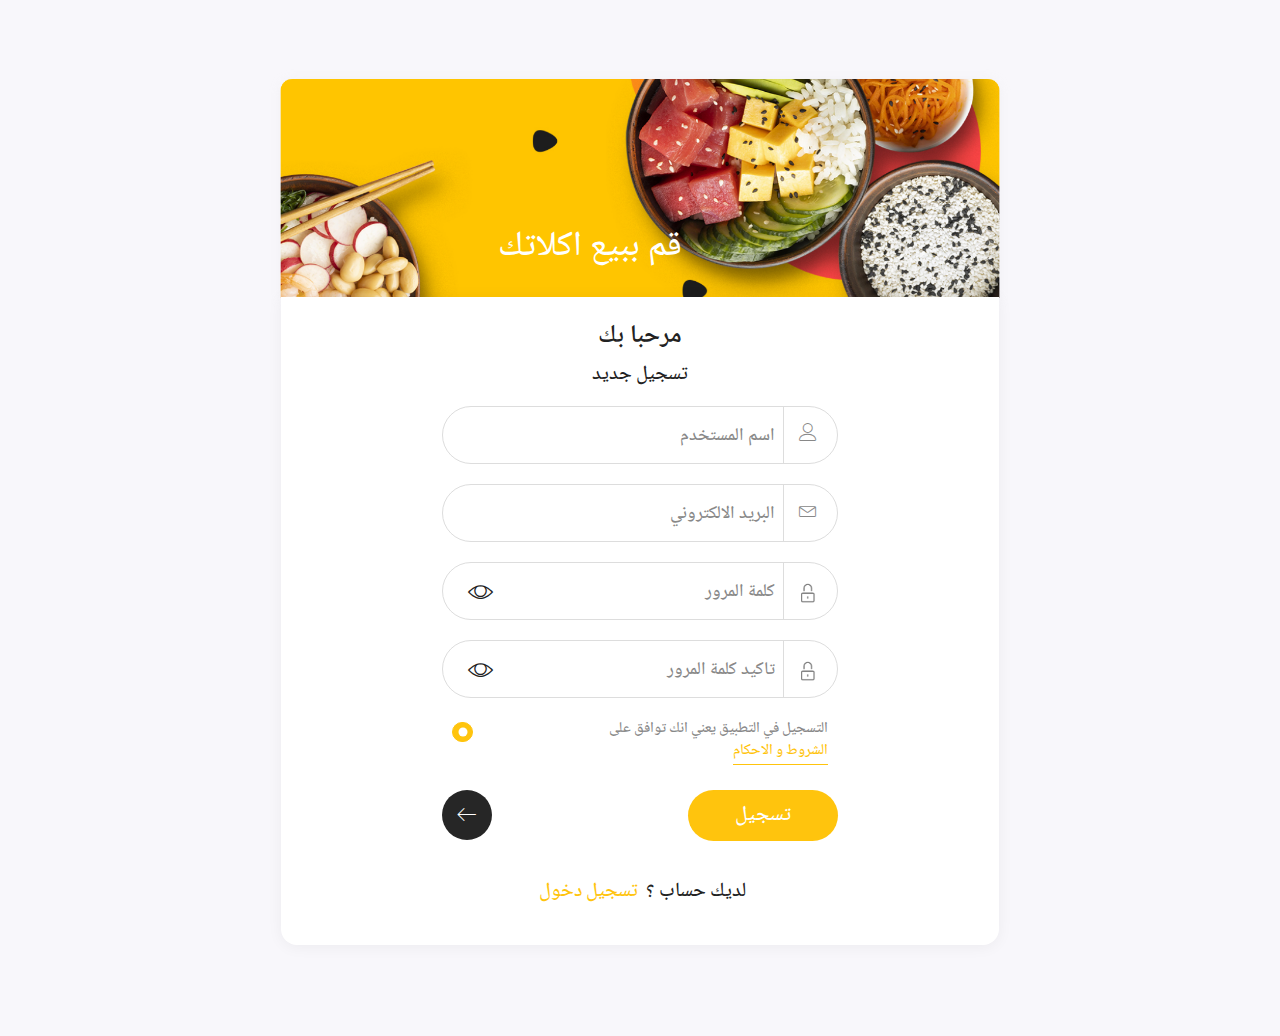
<file: public/customer-registeration.html>
<!DOCTYPE html>
<html dir="rtl" lang="ar">

<head>
  <meta charset="utf-8">
  <meta name="viewport" content="width=device-width,initial-scale=1">
  <meta http-equiv="x-ua-compatible" content="ie=edge">
  <title> تسجيل الدخول برقم الجوال </title>
  <!--  bootstrap rtl-->
  <link rel="stylesheet" href="./css/bootstrap.rtl.min.css">
  <!--  iconfont-->
  <link rel="stylesheet" href="./css/iconfont/css/iconfont.css">
  <!--  fontawesome-->
  <link rel="stylesheet" href="https://use.fontawesome.com/releases/v5.3.1/css/all.css"
    integrity="sha384-mzrmE5qonljUremFsqc01SB46JvROS7bZs3IO2EmfFsd15uHvIt+Y8vEf7N7fWAU" crossorigin="anonymous">
  <!--  google font-->
  <link rel="preconnect" href="https://fonts.gstatic.com">
  <link
    href="https://fonts.googleapis.com/css2?family=Almarai&amp;family=Noto+Naskh+Arabic:wght@400;500;600&amp;display=swap"
    rel="stylesheet">
  <!--  slick style-->
  <link rel="stylesheet" href="./css/slick.css">
  <!-- intlTelInput-->
  <link rel="stylesheet" href="./css/intlTelInput.css">
  <!--  slick style-->
  <link rel="stylesheet" href="./css/slick-theme.css">
  <!--  main style-->
  <link rel="stylesheet" href="./css/main.css">
</head>

<body class="g-color-bg">
  <div class="container-fluid">
    <!-- auth-->
    <div class="auth text-center mx-auto"><img class="img-fluid" src="./images/5.png" alt="food">
      <h6 class="img-title">قم ببيع اكلاتك</h6>
      <div class="type-container">
        <h6 class="title title-font">مرحبا بك</h6>
        <p>تسجيل جديد</p>
        <div class="mb-3 position-relative input-style-container form-floating input-style-container-with-icon"><span
            class="form-icon"><i class="mbi mbi-user"></i></span>
          <input class="input-style form-control" type="text" placeholder="اسم المستخدم">
          <label>اسم المستخدم</label>
        </div>
        <div class="mb-3 position-relative input-style-container form-floating input-style-container-with-icon"><span
            class="form-icon"><i class="mbi mbi-envelope"></i></span>
          <input class="input-style form-control" type="emain" placeholder="البريد الالكتروني">
          <label>البريد الالكتروني</label>
        </div>
        <div class="mb-3 position-relative input-style-container form-floating input-style-container-with-icon"><span
            class="form-icon"><img src="./images/icons/lock.png"></span><i
            class="mbi mbi-eye icon show-password pointer"></i>
          <input class="input-style form-control" type="password" placeholder="كلمة المرور">
          <label>كلمة المرور</label>
        </div>
        <div class="mb-3 position-relative input-style-container form-floating input-style-container-with-icon"><span
            class="form-icon"><img src="./images/icons/lock.png"></span><i
            class="mbi mbi-eye icon show-password pointer"></i>
          <input class="input-style form-control" type="password" placeholder="تاكيد كلمة المرور">
          <label>تاكيد كلمة المرور</label>
        </div>
        <div class="mb-5 position-relative input-style-container">
          <div class="form-check terms-conditions">
            <label class="form-check-label text-start" for="flexcheckDefault1">التسجيل في التطبيق يعني انك توافق
              على<br><a class="m-color-text text-decoration-none border-bottom md-color-text-hover" href="#">الشروط و
                الاحكام</a></label>
            <input class="form-check-input px-0" id="flexcheckDefault1" type="checkbox" checked>
          </div>
        </div>
        <div class="actions mb-3"><a class="new" href="#">تسجيل</a><a class="arrow" href="#"><i
              class="mbi mbi-arrow-left"></i></a></div>
        <p>لديك حساب ؟<a class="m-color-text mx-1 text-decoration-none md-color-text-hover"
            href="login-with-phone.html"> تسجيل دخول</a></p>
      </div>
    </div>
  </div>
  <!-- Bootstrap Bundle with Popper.js-->
  <script src="./js/bootstrap.bundle.min.js"></script>
  <!--  jquery-->
  <script type="text/javascript" src="./js/jquery-1.11.0.min.js"></script>
  <!--  jquery-migrate-->
  <script type="text/javascript" src="./js/jquery-migrate-1.2.1.min.js"></script>
  <!--  slick slider-->
  <script src="./js/slick.js"></script>
  <!-- intlTelInput-->
  <script src="./js/intlTelInput.js"></script>
  <!--  main script-->
  <script src="./js/main.js"></script>
</body>

</html>
</file>
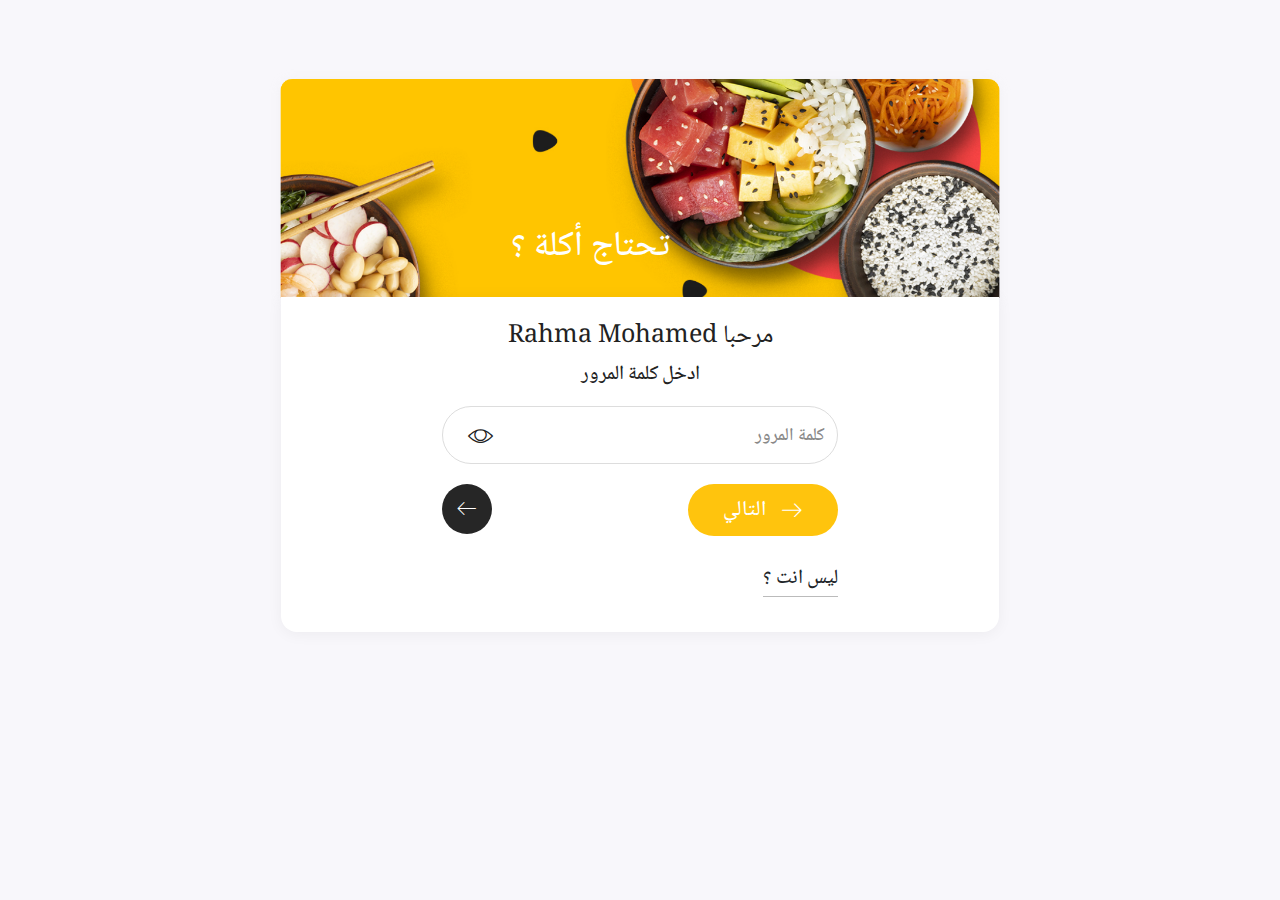
<file: public/login-hello-user.html>
<!DOCTYPE html>
<html dir="rtl" lang="ar">
    <head>
      <meta charset="utf-8">
      <meta name="viewport" content="width=device-width,initial-scale=1">
      <meta http-equiv="x-ua-compatible" content="ie=edge">
      <title> مرحبا Rahma Mohamed </title>
      <!--  bootstrap rtl-->
      <link rel="stylesheet" href="./css/bootstrap.rtl.min.css">
      <!--  iconfont-->
      <link rel="stylesheet" href="./css/iconfont/css/iconfont.css">
      <!--  fontawesome-->
      <link rel="stylesheet" href="https://use.fontawesome.com/releases/v5.3.1/css/all.css" integrity="sha384-mzrmE5qonljUremFsqc01SB46JvROS7bZs3IO2EmfFsd15uHvIt+Y8vEf7N7fWAU" crossorigin="anonymous">
      <!--  google font-->
      <link rel="preconnect" href="https://fonts.gstatic.com">
      <link href="https://fonts.googleapis.com/css2?family=Almarai&amp;family=Noto+Naskh+Arabic:wght@400;500;600&amp;display=swap" rel="stylesheet">
      <!--  slick style-->
      <link rel="stylesheet" href="./css/slick.css">
      <!-- intlTelInput-->
      <link rel="stylesheet" href="./css/intlTelInput.css">
      <!--  slick style-->
      <link rel="stylesheet" href="./css/slick-theme.css">
      <!--  main style-->
      <link rel="stylesheet" href="./css/main.css">
    </head>
  <body class="g-color-bg">
    <div class="container-fluid">
      <!-- auth-->
      <div class="auth text-center mx-auto"><img class="img-fluid" src="./images/5.png" alt="food">
        <h6 class="img-title">تحتاج أكلة  ؟</h6>
        <div class="type-container">
          <h6 class="title fw-normal">مرحبا Rahma Mohamed</h6>
          <p>ادخل كلمة المرور</p>
          <div class="mb-3 position-relative input-style-container form-floating"><i class="mbi mbi-eye icon show-password pointer"></i>
            <input class="input-style form-control" type="password" placeholder="كلمة المرور">
            <label>كلمة المرور</label>
          </div>
          <div class="actions mb-2"><a class="new" href="customer-registeration.html"><i class="mbi mbi-arrow-right"></i>التالي</a><a class="arrow" href="#"><i class="mbi mbi-arrow-left"></i></a></div>
          <p class="resend-code text-start mb-3"><a class="text-dark text-decoration-none border-bottom md-color-text-hover" href="#">ليس انت ؟</a></p>
        </div>
      </div>
    </div>
    <!-- Bootstrap Bundle with Popper.js-->
    <script src="./js/bootstrap.bundle.min.js"></script>
    <!--  jquery-->
    <script type="text/javascript" src="./js/jquery-1.11.0.min.js"></script>
    <!--  jquery-migrate-->
    <script type="text/javascript" src="./js/jquery-migrate-1.2.1.min.js"></script>
    <!--  slick slider-->
    <script src="./js/slick.js"></script>
    <!-- intlTelInput-->
    <script src="./js/intlTelInput.js"></script>
    <!--  main script-->
    <script src="./js/main.js"></script>
  </body>
</html>
</file>
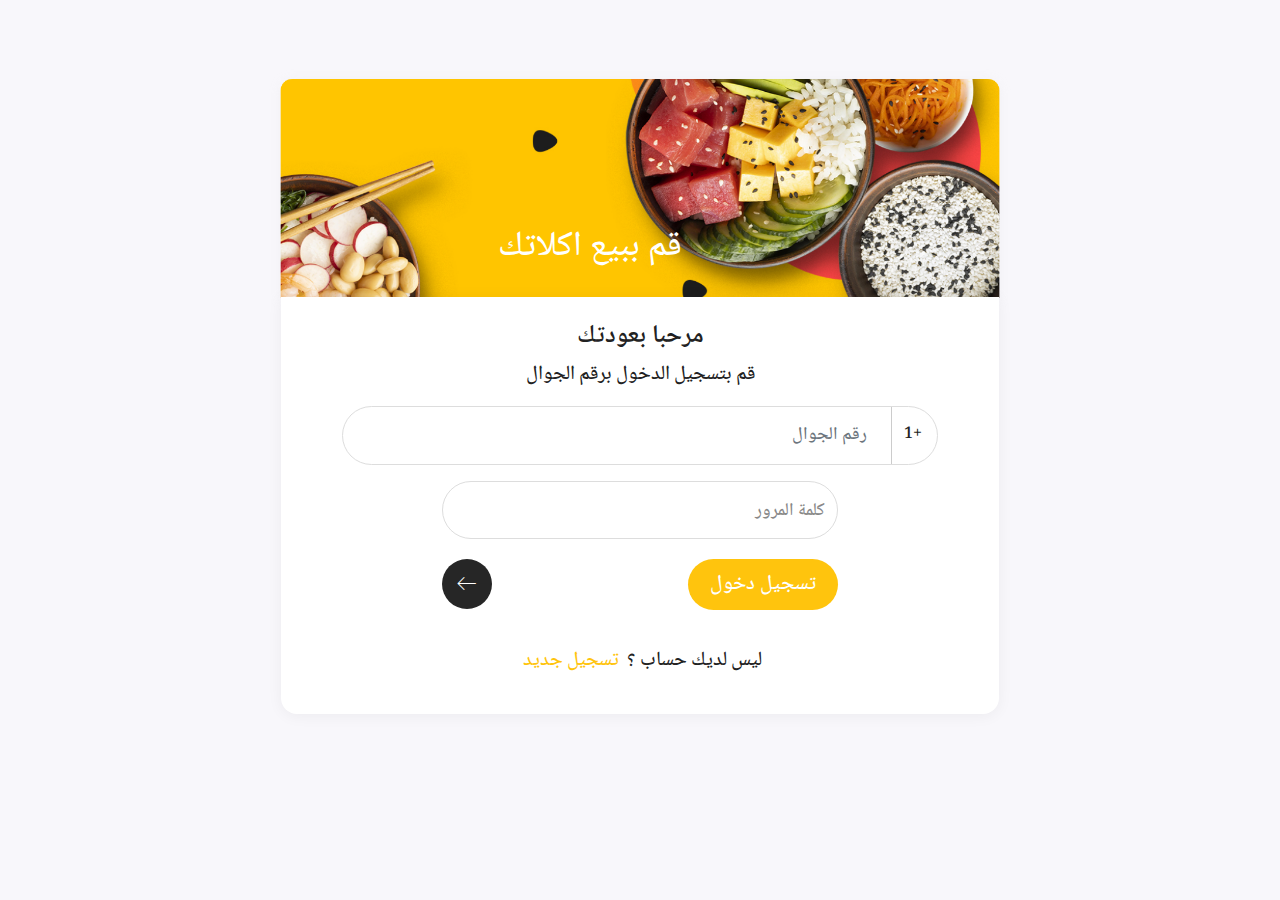
<file: public/login-with-phone-password.html>
<!DOCTYPE html>
<html dir="rtl" lang="ar">
    <head>
      <meta charset="utf-8">
      <meta name="viewport" content="width=device-width,initial-scale=1">
      <meta http-equiv="x-ua-compatible" content="ie=edge">
      <title> تسجيل الدخول برقم الجوال </title>
      <!--  bootstrap rtl-->
      <link rel="stylesheet" href="./css/bootstrap.rtl.min.css">
      <!--  iconfont-->
      <link rel="stylesheet" href="./css/iconfont/css/iconfont.css">
      <!--  fontawesome-->
      <link rel="stylesheet" href="https://use.fontawesome.com/releases/v5.3.1/css/all.css" integrity="sha384-mzrmE5qonljUremFsqc01SB46JvROS7bZs3IO2EmfFsd15uHvIt+Y8vEf7N7fWAU" crossorigin="anonymous">
      <!--  google font-->
      <link rel="preconnect" href="https://fonts.gstatic.com">
      <link href="https://fonts.googleapis.com/css2?family=Almarai&amp;family=Noto+Naskh+Arabic:wght@400;500;600&amp;display=swap" rel="stylesheet">
      <!--  slick style-->
      <link rel="stylesheet" href="./css/slick.css">
      <!-- intlTelInput-->
      <link rel="stylesheet" href="./css/intlTelInput.css">
      <!--  slick style-->
      <link rel="stylesheet" href="./css/slick-theme.css">
      <!--  main style-->
      <link rel="stylesheet" href="./css/main.css">
    </head>
  <body class="g-color-bg">
    <div class="container-fluid">
      <!-- auth-->
      <div class="auth text-center mx-auto"><img class="img-fluid" src="./images/5.png" alt="food">
        <h6 class="img-title">قم ببيع اكلاتك</h6>
        <div class="type-container">
          <h6 class="title title-font">مرحبا بعودتك</h6>
          <p>قم بتسجيل الدخول برقم الجوال</p>
          <div class="mb-3">
            <input class="phone-input-style form-control" id="phone" type="tel" placeholder="رقم الجوال">
          </div>
          <div class="mb-3 position-relative input-style-container form-floating"><i class="fas fa-eye icon show-password pointer"></i>
            <input class="input-style form-control" type="password" placeholder="كلمة المرور">
            <label>كلمة المرور</label>
          </div>
          <div class="actions mb-3"><a class="new" href="#">تسجيل دخول</a><a class="arrow" href="#"><i class="mbi mbi-arrow-left"></i></a></div>
          <p>ليس لديك حساب ؟<a class="m-color-text mx-1 text-decoration-none md-color-text-hover" href="user-type.html"> تسجيل جديد</a></p>
        </div>
      </div>
    </div>
    <!-- Bootstrap Bundle with Popper.js-->
    <script src="./js/bootstrap.bundle.min.js"></script>
    <!--  jquery-->
    <script type="text/javascript" src="./js/jquery-1.11.0.min.js"></script>
    <!--  jquery-migrate-->
    <script type="text/javascript" src="./js/jquery-migrate-1.2.1.min.js"></script>
    <!--  slick slider-->
    <script src="./js/slick.js"></script>
    <!-- intlTelInput-->
    <script src="./js/intlTelInput.js"></script>
    <!--  main script-->
    <script src="./js/main.js"></script>
  </body>
</html>
</file>
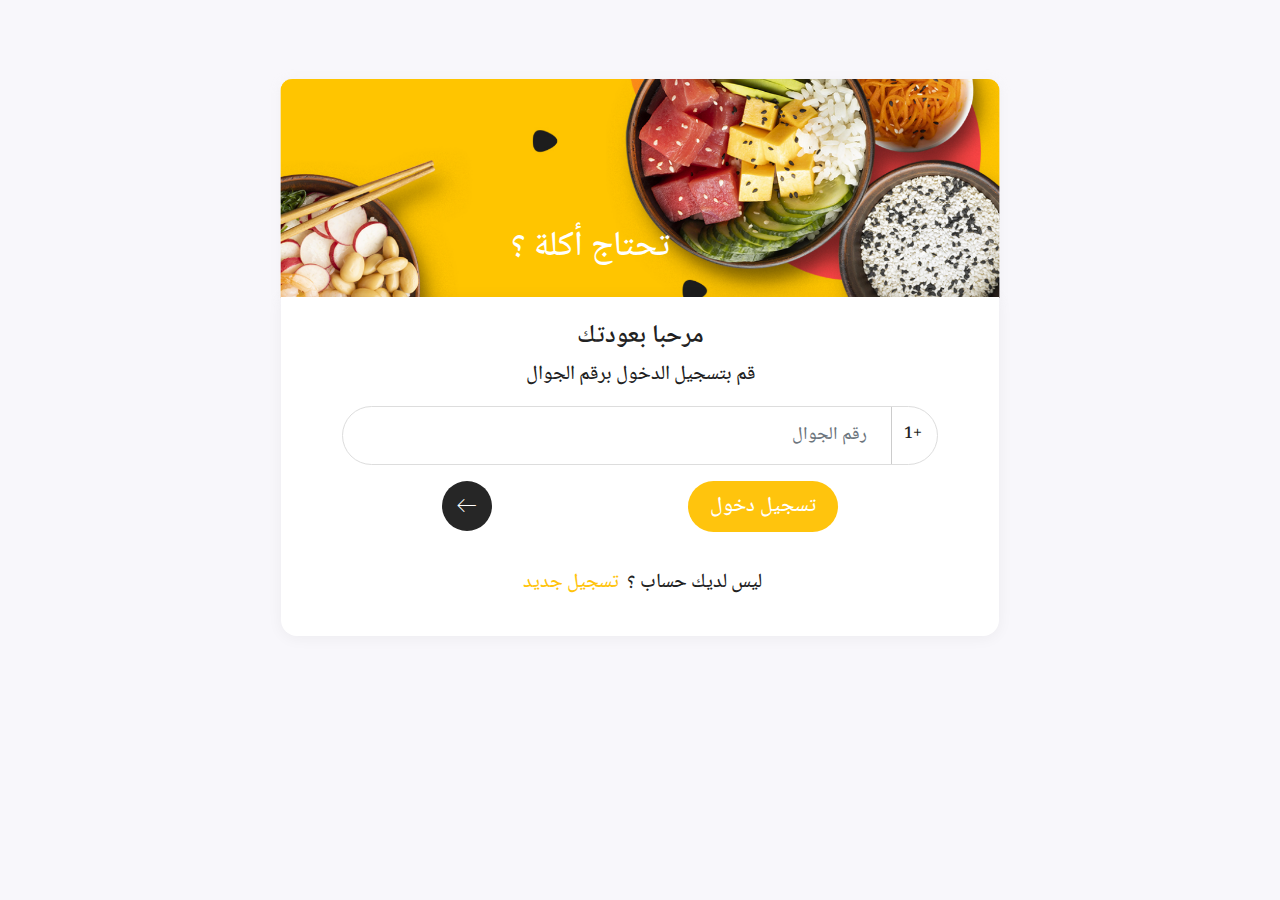
<file: public/login-with-phone.html>
<!DOCTYPE html>
<html dir="rtl" lang="ar">
    <head>
      <meta charset="utf-8">
      <meta name="viewport" content="width=device-width,initial-scale=1">
      <meta http-equiv="x-ua-compatible" content="ie=edge">
      <title> تسجيل الدخول برقم الجوال </title>
      <!--  bootstrap rtl-->
      <link rel="stylesheet" href="./css/bootstrap.rtl.min.css">
      <!--  iconfont-->
      <link rel="stylesheet" href="./css/iconfont/css/iconfont.css">
      <!--  fontawesome-->
      <link rel="stylesheet" href="https://use.fontawesome.com/releases/v5.3.1/css/all.css" integrity="sha384-mzrmE5qonljUremFsqc01SB46JvROS7bZs3IO2EmfFsd15uHvIt+Y8vEf7N7fWAU" crossorigin="anonymous">
      <!--  google font-->
      <link rel="preconnect" href="https://fonts.gstatic.com">
      <link href="https://fonts.googleapis.com/css2?family=Almarai&amp;family=Noto+Naskh+Arabic:wght@400;500;600&amp;display=swap" rel="stylesheet">
      <!--  slick style-->
      <link rel="stylesheet" href="./css/slick.css">
      <!-- intlTelInput-->
      <link rel="stylesheet" href="./css/intlTelInput.css">
      <!--  slick style-->
      <link rel="stylesheet" href="./css/slick-theme.css">
      <!--  main style-->
      <link rel="stylesheet" href="./css/main.css">
    </head>
  <body class="g-color-bg">
    <div class="container-fluid">
      <!-- auth-->
      <div class="auth text-center mx-auto"><img class="img-fluid" src="./images/5.png" alt="food">
        <h6 class="img-title">تحتاج أكلة  ؟</h6>
        <div class="type-container">
          <h6 class="title title-font">مرحبا بعودتك</h6>
          <p>قم بتسجيل الدخول برقم الجوال</p>
          <div class="form-floating mb-3">
            <input class="phone-input-style form-control" id="phone" type="tel" placeholder="رقم الجوال">
          </div>
          <div class="actions mb-3"><a class="new" href="#">تسجيل دخول</a><a class="arrow" href="#"><i class="mbi mbi-arrow-left"></i></a></div>
          <p>ليس لديك حساب ؟<a class="m-color-text mx-1 text-decoration-none md-color-text-hover" href="user-type.html"> تسجيل جديد</a></p>
        </div>
      </div>
    </div>
    <!-- Bootstrap Bundle with Popper.js-->
    <script src="./js/bootstrap.bundle.min.js"></script>
    <!--  jquery-->
    <script type="text/javascript" src="./js/jquery-1.11.0.min.js"></script>
    <!--  jquery-migrate-->
    <script type="text/javascript" src="./js/jquery-migrate-1.2.1.min.js"></script>
    <!--  slick slider-->
    <script src="./js/slick.js"></script>
    <!-- intlTelInput-->
    <script src="./js/intlTelInput.js"></script>
    <!--  main script-->
    <script src="./js/main.js"></script>
  </body>
</html>
</file>
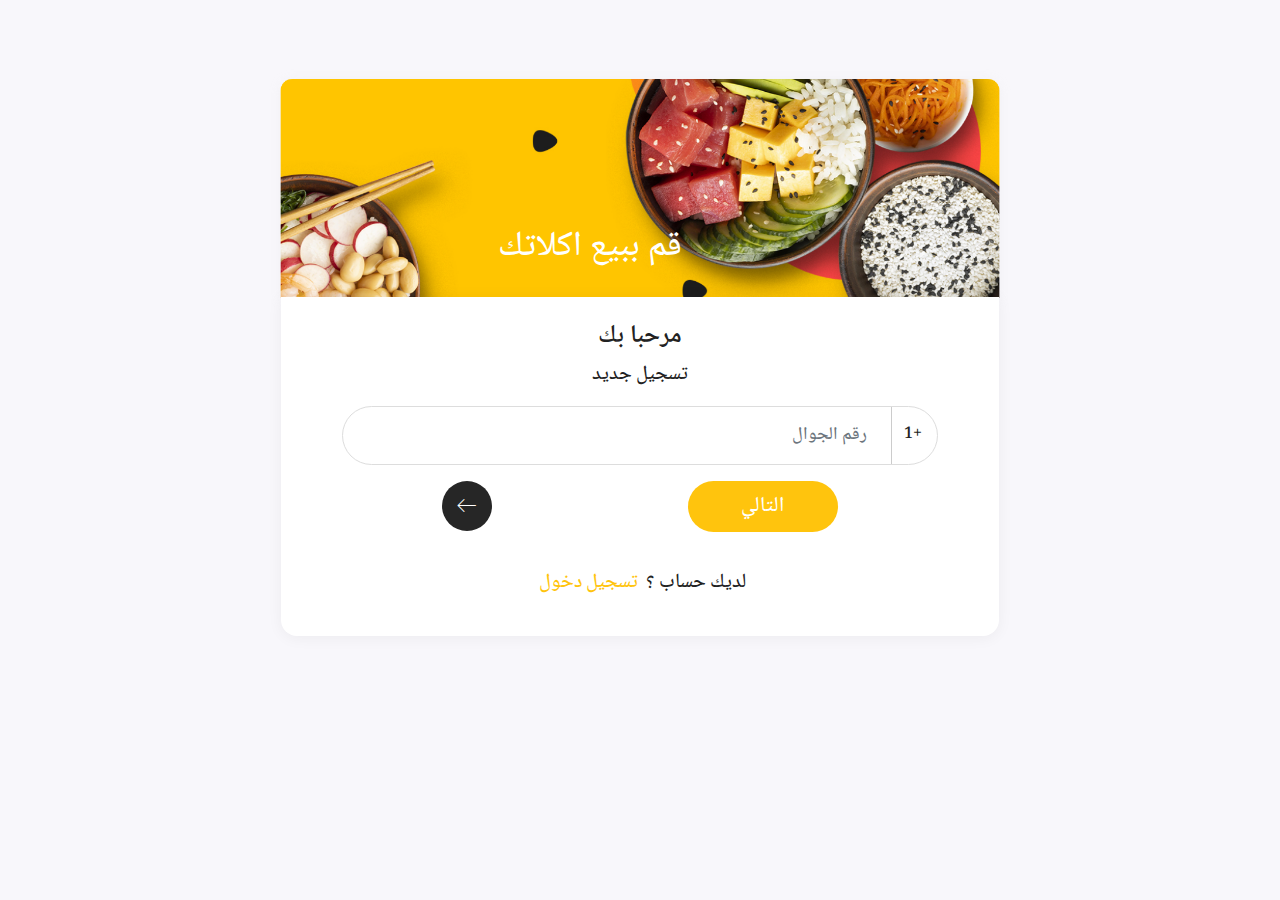
<file: public/new-register-phone.html>
<!DOCTYPE html>
<html dir="rtl" lang="ar">
    <head>
      <meta charset="utf-8">
      <meta name="viewport" content="width=device-width,initial-scale=1">
      <meta http-equiv="x-ua-compatible" content="ie=edge">
      <title> ادخل رقم الهاتف </title>
      <!--  bootstrap rtl-->
      <link rel="stylesheet" href="./css/bootstrap.rtl.min.css">
      <!--  iconfont-->
      <link rel="stylesheet" href="./css/iconfont/css/iconfont.css">
      <!--  fontawesome-->
      <link rel="stylesheet" href="https://use.fontawesome.com/releases/v5.3.1/css/all.css" integrity="sha384-mzrmE5qonljUremFsqc01SB46JvROS7bZs3IO2EmfFsd15uHvIt+Y8vEf7N7fWAU" crossorigin="anonymous">
      <!--  google font-->
      <link rel="preconnect" href="https://fonts.gstatic.com">
      <link href="https://fonts.googleapis.com/css2?family=Almarai&amp;family=Noto+Naskh+Arabic:wght@400;500;600&amp;display=swap" rel="stylesheet">
      <!--  slick style-->
      <link rel="stylesheet" href="./css/slick.css">
      <!-- intlTelInput-->
      <link rel="stylesheet" href="./css/intlTelInput.css">
      <!--  slick style-->
      <link rel="stylesheet" href="./css/slick-theme.css">
      <!--  main style-->
      <link rel="stylesheet" href="./css/main.css">
    </head>
  <body class="g-color-bg">
    <div class="container-fluid">
      <!-- auth-->
      <div class="auth text-center mx-auto"><img class="img-fluid" src="./images/5.png" alt="food">
        <h6 class="img-title">قم ببيع اكلاتك</h6>
        <div class="type-container">
          <h6 class="title title-font">مرحبا بك</h6>
          <p>تسجيل جديد</p>
          <div class="mb-3">
            <input class="phone-input-style form-control" id="phone" type="tel" placeholder="رقم الجوال">
          </div>
          <div class="actions mb-3"><a class="new" href="verification-code.html">التالي</a><a class="arrow" href="#"><i class="mbi mbi-arrow-left"></i></a></div>
          <p>لديك حساب ؟<a class="m-color-text mx-1 text-decoration-none md-color-text-hover" href="login-with-phone.html"> تسجيل دخول</a></p>
        </div>
      </div>
    </div>
    <!-- Bootstrap Bundle with Popper.js-->
    <script src="./js/bootstrap.bundle.min.js"></script>
    <!--  jquery-->
    <script type="text/javascript" src="./js/jquery-1.11.0.min.js"></script>
    <!--  jquery-migrate-->
    <script type="text/javascript" src="./js/jquery-migrate-1.2.1.min.js"></script>
    <!--  slick slider-->
    <script src="./js/slick.js"></script>
    <!-- intlTelInput-->
    <script src="./js/intlTelInput.js"></script>
    <!--  main script-->
    <script src="./js/main.js"></script>
  </body>
</html>
</file>
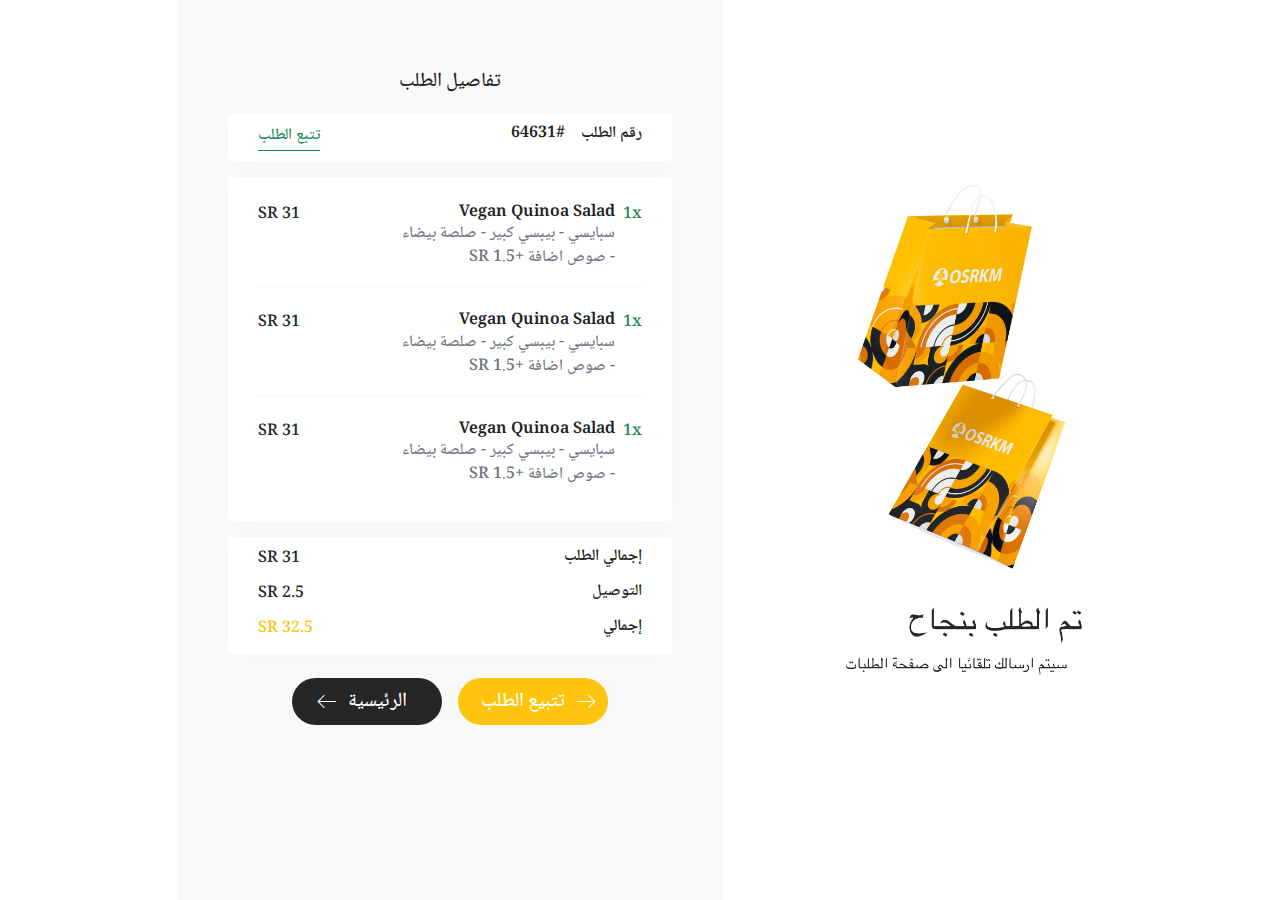
<file: public/order-complete.html>
<!DOCTYPE html>
<html dir="rtl" lang="ar">
    <head>
      <meta charset="utf-8">
      <meta name="viewport" content="width=device-width,initial-scale=1">
      <meta http-equiv="x-ua-compatible" content="ie=edge">
      <title> مرحبا Rahma Mohamed </title>
      <!--  bootstrap rtl-->
      <link rel="stylesheet" href="./css/bootstrap.rtl.min.css">
      <!--  iconfont-->
      <link rel="stylesheet" href="./css/iconfont/css/iconfont.css">
      <!--  fontawesome-->
      <link rel="stylesheet" href="https://use.fontawesome.com/releases/v5.3.1/css/all.css" integrity="sha384-mzrmE5qonljUremFsqc01SB46JvROS7bZs3IO2EmfFsd15uHvIt+Y8vEf7N7fWAU" crossorigin="anonymous">
      <!--  google font-->
      <link rel="preconnect" href="https://fonts.gstatic.com">
      <link href="https://fonts.googleapis.com/css2?family=Almarai&amp;family=Noto+Naskh+Arabic:wght@400;500;600&amp;display=swap" rel="stylesheet">
      <!--  slick style-->
      <link rel="stylesheet" href="./css/slick.css">
      <!-- intlTelInput-->
      <link rel="stylesheet" href="./css/intlTelInput.css">
      <!--  slick style-->
      <link rel="stylesheet" href="./css/slick-theme.css">
      <!--  main style-->
      <link rel="stylesheet" href="./css/main.css">
    </head>
  <body class="bg-white">
    <div class="container">
      <!-- order complete-->
      <div class="order-complete">
        <div class="row">
          <div class="col-lg-5 order-lg-1 order-2">
            <div class="bg-white img-container"><img class="img-fluid" src="./images/order-complete.png" alt="order complete"></div>
          </div>
          <div class="col-lg-6 order-lg-2 order-1">
            <div class="order-container">
              <div class="order-details">
                <h1 class="text-center">تفاصيل الطلب</h1>
                <!-- order number-->
                <div class="order-block d-flex justify-content-between mb-3">
                  <h4 class="title-font">رقم الطلب<span class="ms-3">#64631</span></h4><a class="text-success m-color-text-hover order-track" href="#">تتبع الطلب</a>
                </div>
                <div class="order-block mb-3">
                  <!-- order item-->
                  <div class="d-flex justify-content-between mb-2 border-bottom py-3 order-item">
                    <div>
                      <div class="d-flex"><span class="text-success me-2">1x</span>
                        <div>
                          <h4 class="title-font mb-0">Vegan Quinoa Salad</h4>
                          <p class="mb-0 text-muted">سبايسي - بيبسي كبير - صلصة بيضاء</p>
                          <p class="mb-0 text-muted">- صوص اضافة +1.5 SR</p>
                        </div>
                      </div>
                    </div><span class="text-dark">31 SR</span>
                  </div>
                  <!-- order item-->
                  <div class="d-flex justify-content-between mb-2 border-bottom py-3 order-item">
                    <div>
                      <div class="d-flex"><span class="text-success me-2">1x</span>
                        <div>
                          <h4 class="title-font mb-0">Vegan Quinoa Salad</h4>
                          <p class="mb-0 text-muted">سبايسي - بيبسي كبير - صلصة بيضاء</p>
                          <p class="mb-0 text-muted">- صوص اضافة +1.5 SR</p>
                        </div>
                      </div>
                    </div><span class="text-dark">31 SR</span>
                  </div>
                  <!-- order item-->
                  <div class="d-flex justify-content-between mb-2 border-bottom py-3 order-item">
                    <div>
                      <div class="d-flex"><span class="text-success me-2">1x</span>
                        <div>
                          <h4 class="title-font mb-0">Vegan Quinoa Salad</h4>
                          <p class="mb-0 text-muted">سبايسي - بيبسي كبير - صلصة بيضاء</p>
                          <p class="mb-0 text-muted">- صوص اضافة +1.5 SR</p>
                        </div>
                      </div>
                    </div><span class="text-dark">31 SR</span>
                  </div>
                </div>
                <div class="order-block">
                  <!-- order detail-->
                  <div class="d-flex justify-content-between mb-2">
                    <h4 class="title-font">إجمالي الطلب</h4><span class="text-dark">31 SR</span>
                  </div>
                  <div class="d-flex justify-content-between mb-2">
                    <h4 class="title-font">التوصيل</h4><span class="text-dark">2.5 SR</span>
                  </div>
                  <div class="d-flex justify-content-between">
                    <h4 class="title-font">إجمالي</h4><span class="m-color-text">32.5 SR</span>
                  </div>
                </div>
                <div class="actions my-4"><a class="link m-color-bg s-color-bg-hover me-2" href="#"><i class="mbi mbi-arrow-right"></i>تتبيع الطلب</a><a class="link d-color-bg s-color-bg-hover ms-2" href="#">الرئيسية<i class="mbi mbi-arrow-left"></i></a></div>
              </div>
            </div>
          </div>
        </div>
      </div>
    </div>
    <!-- Bootstrap Bundle with Popper.js-->
    <script src="./js/bootstrap.bundle.min.js"></script>
    <!--  jquery-->
    <script type="text/javascript" src="./js/jquery-1.11.0.min.js"></script>
    <!--  jquery-migrate-->
    <script type="text/javascript" src="./js/jquery-migrate-1.2.1.min.js"></script>
    <!--  slick slider-->
    <script src="./js/slick.js"></script>
    <!-- intlTelInput-->
    <script src="./js/intlTelInput.js"></script>
    <!--  main script-->
    <script src="./js/main.js"></script>
  </body>
</html>
</file>
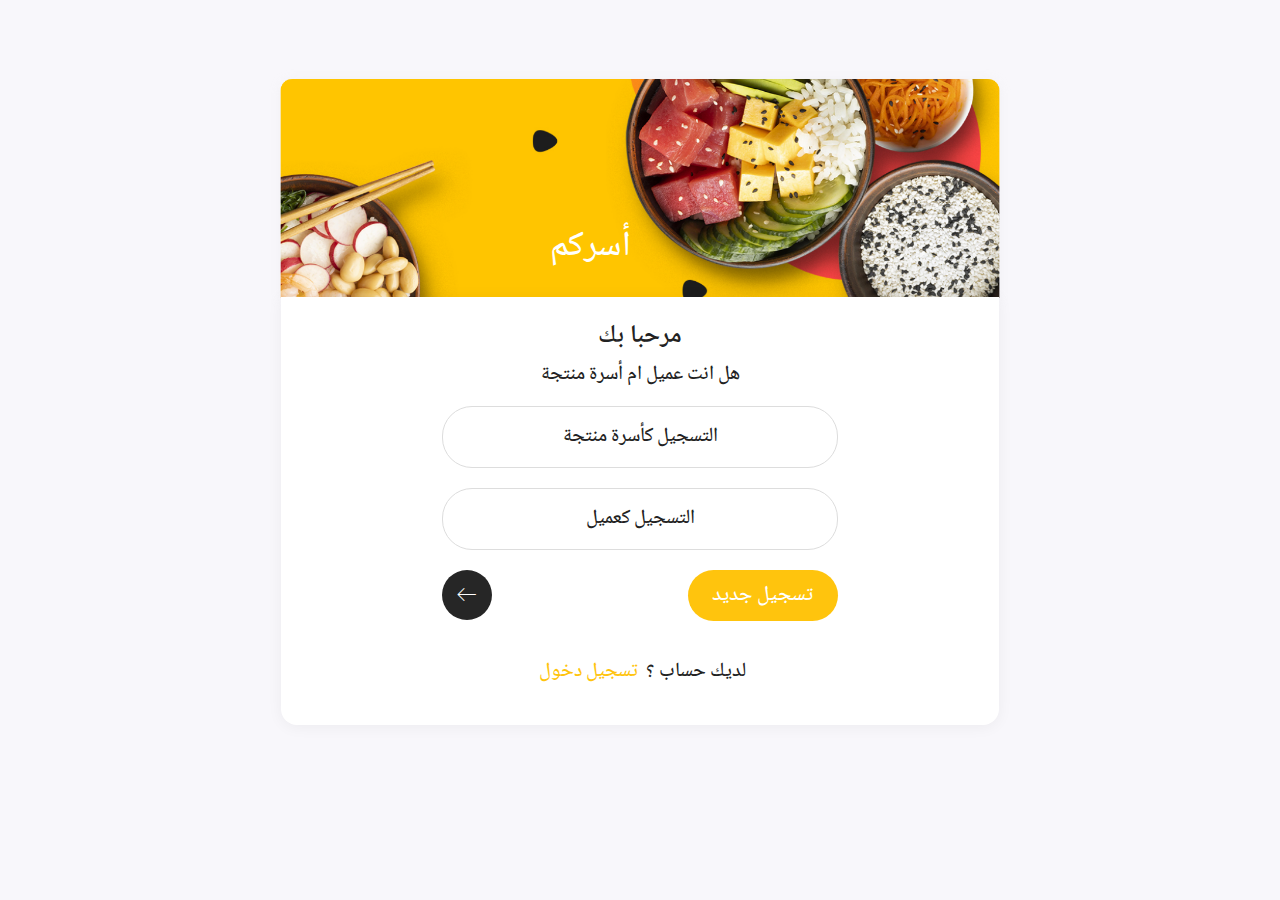
<file: public/user-type.html>
<!DOCTYPE html>
<html dir="rtl" lang="ar">
    <head>
      <meta charset="utf-8">
      <meta name="viewport" content="width=device-width,initial-scale=1">
      <meta http-equiv="x-ua-compatible" content="ie=edge">
      <title> اختيار نوع العميل </title>
      <!--  bootstrap rtl-->
      <link rel="stylesheet" href="./css/bootstrap.rtl.min.css">
      <!--  iconfont-->
      <link rel="stylesheet" href="./css/iconfont/css/iconfont.css">
      <!--  fontawesome-->
      <link rel="stylesheet" href="https://use.fontawesome.com/releases/v5.3.1/css/all.css" integrity="sha384-mzrmE5qonljUremFsqc01SB46JvROS7bZs3IO2EmfFsd15uHvIt+Y8vEf7N7fWAU" crossorigin="anonymous">
      <!--  google font-->
      <link rel="preconnect" href="https://fonts.gstatic.com">
      <link href="https://fonts.googleapis.com/css2?family=Almarai&amp;family=Noto+Naskh+Arabic:wght@400;500;600&amp;display=swap" rel="stylesheet">
      <!--  slick style-->
      <link rel="stylesheet" href="./css/slick.css">
      <!-- intlTelInput-->
      <link rel="stylesheet" href="./css/intlTelInput.css">
      <!--  slick style-->
      <link rel="stylesheet" href="./css/slick-theme.css">
      <!--  main style-->
      <link rel="stylesheet" href="./css/main.css">
    </head>
  <body class="g-color-bg">
    <div class="container-fluid">
      <!-- auth-->
      <div class="auth text-center mx-auto"><img class="img-fluid" src="./images/5.png" alt="food">
        <h6 class="img-title">أسركم</h6>
        <div class="type-container">
          <h6 class="title title-font">مرحبا بك</h6>
          <p>هل انت عميل ام أسرة منتجة</p><a class="type" href="new-register-phone.html">التسجيل كأسرة منتجة</a><a class="type" href="new-register-phone.html">التسجيل كعميل</a>
          <div class="actions mb-3"><a class="new" href="new-lognin-phone.html">تسجيل جديد</a><a class="arrow" href="#"><i class="mbi mbi-arrow-left"></i></a></div>
          <p>لديك حساب ؟<a class="m-color-text mx-1 text-decoration-none md-color-text-hover" href="login-with-phone.html"> تسجيل دخول</a></p>
        </div>
      </div>
    </div>
  </body>
</html>
</file>
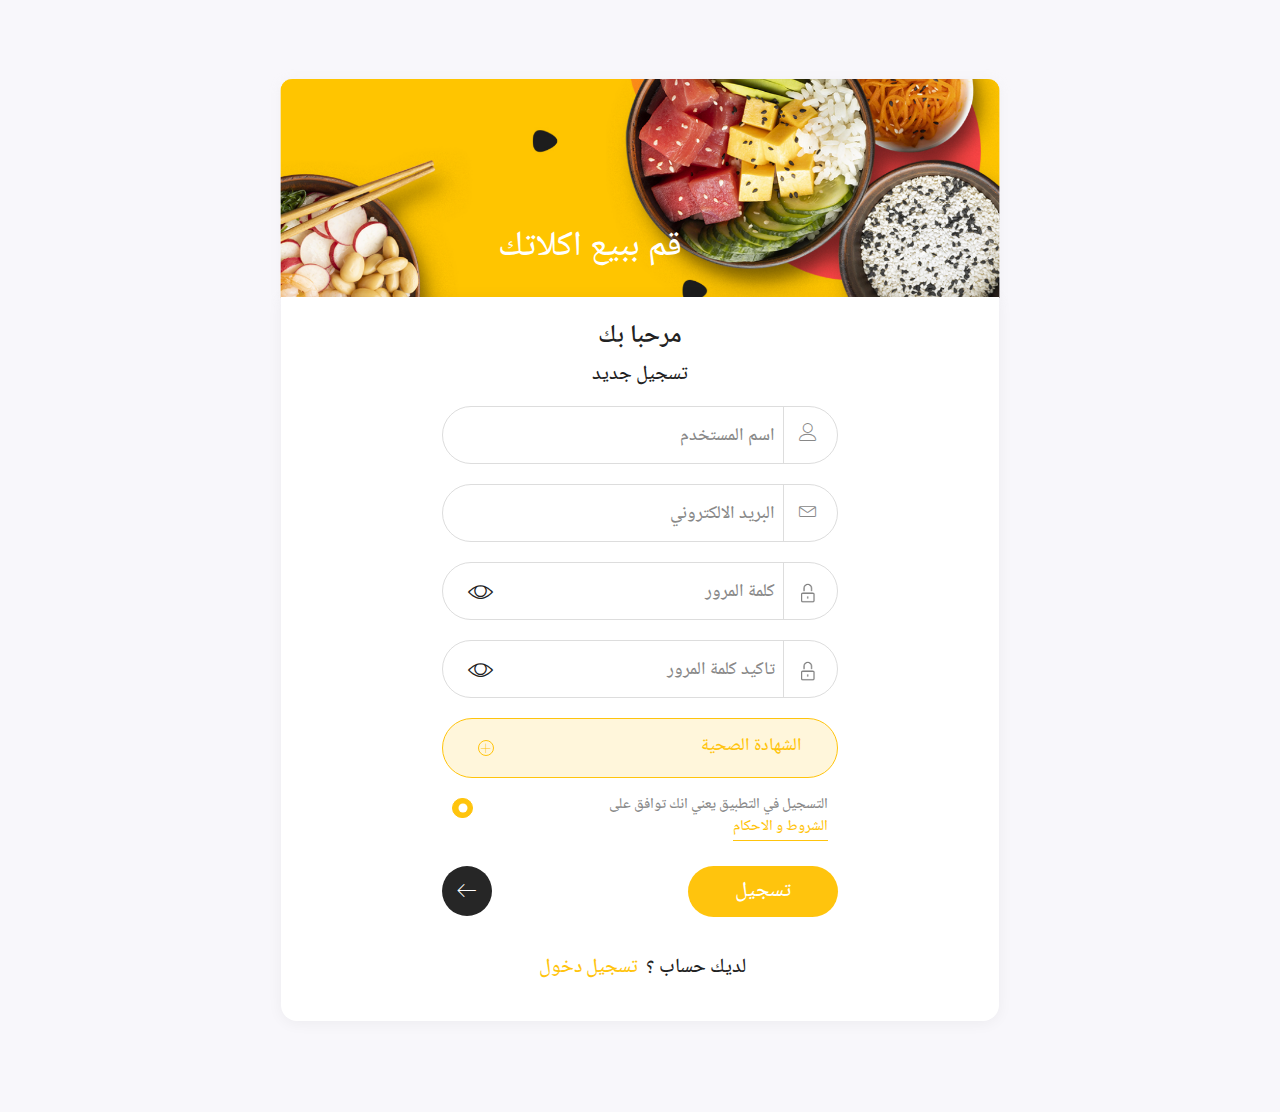
<file: public/vendor-registeration.html>
<!DOCTYPE html>
<html dir="rtl" lang="ar">
    <head>
      <meta charset="utf-8">
      <meta name="viewport" content="width=device-width,initial-scale=1">
      <meta http-equiv="x-ua-compatible" content="ie=edge">
      <title> تسجيل الدخول برقم الجوال </title>
      <!--  bootstrap rtl-->
      <link rel="stylesheet" href="./css/bootstrap.rtl.min.css">
      <!--  iconfont-->
      <link rel="stylesheet" href="./css/iconfont/css/iconfont.css">
      <!--  fontawesome-->
      <link rel="stylesheet" href="https://use.fontawesome.com/releases/v5.3.1/css/all.css" integrity="sha384-mzrmE5qonljUremFsqc01SB46JvROS7bZs3IO2EmfFsd15uHvIt+Y8vEf7N7fWAU" crossorigin="anonymous">
      <!--  google font-->
      <link rel="preconnect" href="https://fonts.gstatic.com">
      <link href="https://fonts.googleapis.com/css2?family=Almarai&amp;family=Noto+Naskh+Arabic:wght@400;500;600&amp;display=swap" rel="stylesheet">
      <!--  slick style-->
      <link rel="stylesheet" href="./css/slick.css">
      <!-- intlTelInput-->
      <link rel="stylesheet" href="./css/intlTelInput.css">
      <!--  slick style-->
      <link rel="stylesheet" href="./css/slick-theme.css">
      <!--  main style-->
      <link rel="stylesheet" href="./css/main.css">
    </head>
  <body class="g-color-bg">
    <div class="container-fluid">
      <!-- auth-->
      <div class="auth text-center mx-auto"><img class="img-fluid" src="./images/5.png" alt="food">
        <h6 class="img-title">قم ببيع اكلاتك</h6>
        <div class="type-container">
          <h6 class="title title-font">مرحبا بك</h6>
          <p>تسجيل جديد</p>
            <div class="mb-3 position-relative input-style-container form-floating input-style-container-with-icon"><span class="form-icon"><i class="mbi mbi-user"></i></span>
              <input class="input-style form-control" type="text" placeholder="اسم المستخدم">
              <label>اسم المستخدم</label>
            </div>
            <div class="mb-3 position-relative input-style-container form-floating input-style-container-with-icon"><span class="form-icon"><i class="mbi mbi-envelope"></i></span>
              <input class="input-style form-control" type="emain" placeholder="البريد الالكتروني">
              <label>البريد الالكتروني</label>
            </div>
            <div class="mb-3 position-relative input-style-container form-floating input-style-container-with-icon"><span class="form-icon"><img src="./images/icons/lock.png"></span><i class="mbi mbi-eye icon show-password pointer"></i>
              <input class="input-style form-control" type="password" placeholder="كلمة المرور">
              <label>كلمة المرور</label>
            </div>
            <div class="mb-3 position-relative input-style-container form-floating input-style-container-with-icon"><span class="form-icon"><img src="./images/icons/lock.png"></span><i class="mbi mbi-eye icon show-password pointer"></i>
              <input class="input-style form-control" type="password" placeholder="تاكيد كلمة المرور">
              <label>تاكيد كلمة المرور</label>
            </div>
          <div class="mb-3 position-relative input-style-container input-file">
            <input class="input-style form-control mb-0" type="file">
            <div>الشهادة الصحية<span class="file-name"></span><i class="mbi mbi-plus"></i></div>
          </div>
          <div class="mb-5 position-relative input-style-container">
            <div class="form-check terms-conditions">
              <label class="form-check-label text-start" for="flexcheckDefault1">التسجيل في التطبيق يعني انك توافق على<br><a class="m-color-text text-decoration-none border-bottom md-color-text-hover" href="#">الشروط و الاحكام</a></label>
              <input class="form-check-input px-0" id="flexcheckDefault1" type="checkbox" checked>
            </div>
          </div>
          <div class="actions mb-3"><a class="new" href="#">تسجيل</a><a class="arrow" href="#"><i class="mbi mbi-arrow-left"></i></a></div>
          <p>لديك حساب ؟<a class="m-color-text mx-1 text-decoration-none md-color-text-hover" href="login-with-phone.html"> تسجيل دخول</a></p>
        </div>
      </div>
    </div>
    <!-- Bootstrap Bundle with Popper.js-->
    <script src="./js/bootstrap.bundle.min.js"></script>
    <!--  jquery-->
    <script type="text/javascript" src="./js/jquery-1.11.0.min.js"></script>
    <!--  jquery-migrate-->
    <script type="text/javascript" src="./js/jquery-migrate-1.2.1.min.js"></script>
    <!--  slick slider-->
    <script src="./js/slick.js"></script>
    <!-- intlTelInput-->
    <script src="./js/intlTelInput.js"></script>
    <!--  main script-->
    <script src="./js/main.js"></script>
  </body>
</html>
</file>
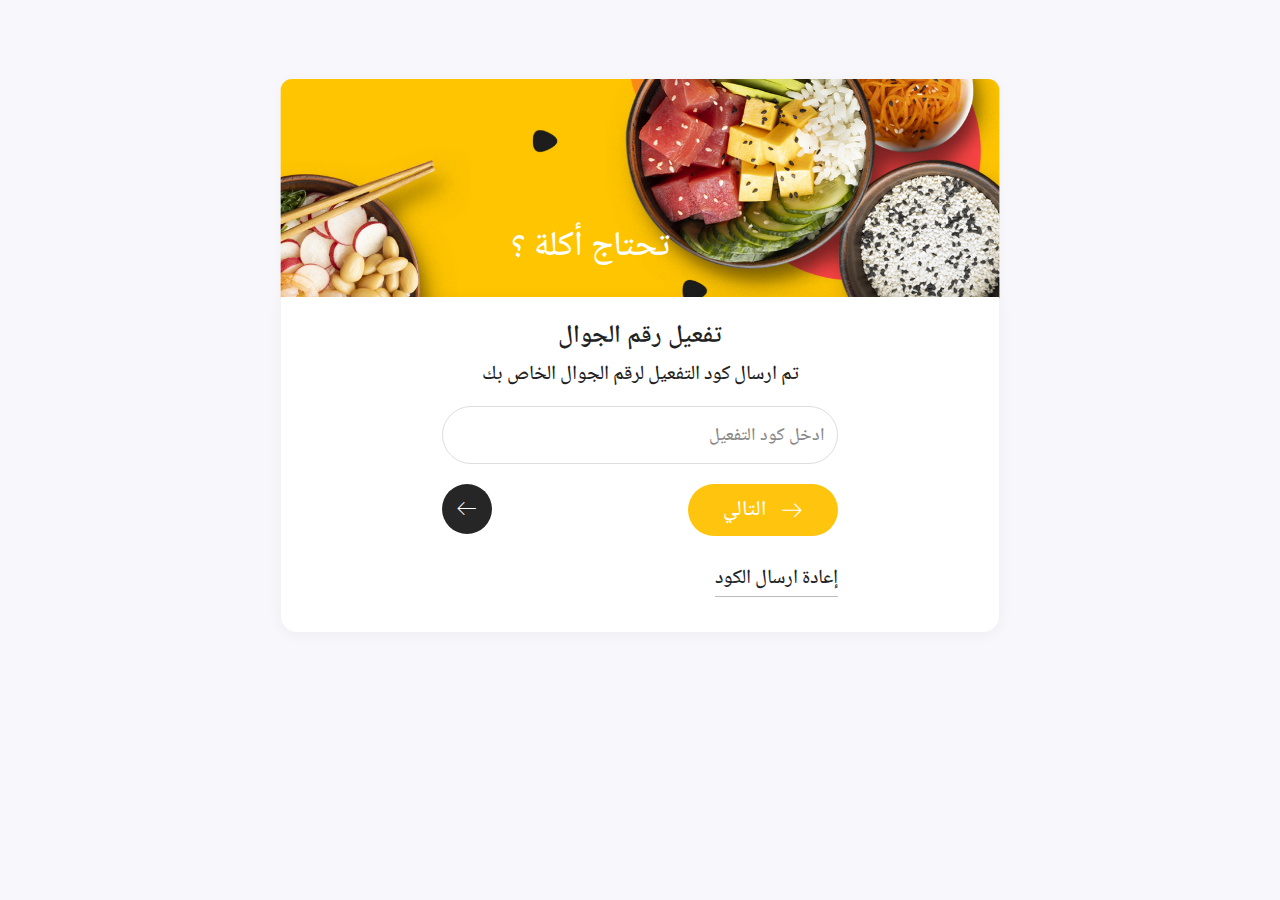
<file: public/verification-code.html>
<!DOCTYPE html>
<html dir="rtl" lang="ar">

<head>
  <meta charset="utf-8">
  <meta name="viewport" content="width=device-width,initial-scale=1">
  <meta http-equiv="x-ua-compatible" content="ie=edge">
  <title>تفعيل رقم الجوال</title>
  <!--  bootstrap rtl-->
  <link rel="stylesheet" href="./css/bootstrap.rtl.min.css">
  <!--  iconfont-->
  <link rel="stylesheet" href="./css/iconfont/css/iconfont.css">
  <!--  fontawesome-->
  <link rel="stylesheet" href="https://use.fontawesome.com/releases/v5.3.1/css/all.css"
    integrity="sha384-mzrmE5qonljUremFsqc01SB46JvROS7bZs3IO2EmfFsd15uHvIt+Y8vEf7N7fWAU" crossorigin="anonymous">
  <!--  google font-->
  <link rel="preconnect" href="https://fonts.gstatic.com">
  <link
    href="https://fonts.googleapis.com/css2?family=Almarai&amp;family=Noto+Naskh+Arabic:wght@400;500;600&amp;display=swap"
    rel="stylesheet">
  <!--  slick style-->
  <link rel="stylesheet" href="./css/slick.css">
  <!-- intlTelInput-->
  <link rel="stylesheet" href="./css/intlTelInput.css">
  <!--  slick style-->
  <link rel="stylesheet" href="./css/slick-theme.css">
  <!--  main style-->
  <link rel="stylesheet" href="./css/main.css">
</head>

<body class="g-color-bg">
  <div class="container-fluid">
    <!-- auth-->
    <div class="auth text-center mx-auto"><img class="img-fluid" src="./images/5.png" alt="food">
      <h6 class="img-title">تحتاج أكلة ؟</h6>
      <div class="type-container">
        <h6 class="title title-font">تفعيل رقم الجوال</h6>
        <p>تم ارسال كود التفعيل لرقم الجوال الخاص بك</p>
        <div class="mb-3 position-relative input-style-container form-floating">
          <input class="input-style form-control" type="text" placeholder="ادخل كود التفعيل">
          <label>ادخل كود التفعيل</label>
        </div>
        <div class="actions mb-2"><a class="new" href="customer-registeration.html"><i
              class="mbi mbi-arrow-right"></i>التالي</a><a class="arrow" href="#"><i class="mbi mbi-arrow-left"></i></a>
        </div>
        <p class="resend-code text-start mb-3"><a
            class="text-dark text-decoration-none border-bottom md-color-text-hover" href="#">إعادة ارسال الكود</a></p>
      </div>
    </div>
  </div>
  <!-- Bootstrap Bundle with Popper.js-->
  <script src="./js/bootstrap.bundle.min.js"></script>
  <!--  jquery-->
  <script type="text/javascript" src="./js/jquery-1.11.0.min.js"></script>
  <!--  jquery-migrate-->
  <script type="text/javascript" src="./js/jquery-migrate-1.2.1.min.js"></script>
  <!--  slick slider-->
  <script src="./js/slick.js"></script>
  <!-- intlTelInput-->
  <script src="./js/intlTelInput.js"></script>
  <!--  main script-->
  <script src="./js/main.js"></script>
</body>

</html>
</file>
<file: public/css/iconfont/css/iconfont.css>
@font-face{font-family:'mbicon';src:url('../fonts/mbicon/mbicon.woff2') format('woff2'),url('../fonts/mbicon/mbicon.woff') format('woff');font-weight:normal;font-style:normal;font-display:swap}


.mbi,
.sidebar .close-expanded {
  font-family: 'mbicon' !important;
  speak: none;
  font-style: normal;
  font-weight: normal;
  font-variant: normal;
  text-transform: none;
  line-height: 1;
  -webkit-font-smoothing: antialiased;
  -moz-osx-font-smoothing: grayscale
}

.mbi-paint-roller:before {
  content: "\e620"
}

.mbi-palette:before {
  content: "\e626"
}

.mbi-color-sampler:before {
  content: "\e627"
}

.mbi-wind:before {
  content: "\e643"
}

.mbi-fan:before {
  content: "\e644"
}

.mbi-shovel:before {
  content: "\e67b"
}

.mbi-drawers:before {
  content: "\e6a2"
}

.mbi-drawers2:before {
  content: "\e6a3"
}

.mbi-drawers3:before {
  content: "\e6a4"
}

.mbi-clipboard-user:before {
  content: "\e6d0"
}

.mbi-register:before {
  content: "\e6d1"
}

.mbi-exit:before {
  content: "\e6d3"
}

.mbi-papers:before {
  content: "\e6d4"
}

.mbi-news:before {
  content: "\e6d5"
}

.mbi-podium:before {
  content: "\e6e1"
}

.mbi-music-note:before {
  content: "\e6e4"
}

.mbi-music-note2:before {
  content: "\e6e5"
}

.mbi-guitar:before {
  content: "\e6e9"
}

.mbi-headphones:before {
  content: "\e6ef"
}

.mbi-bookmark:before {
  content: "\e715"
}

.mbi-library:before {
  content: "\e718"
}

.mbi-baby-bottle:before {
  content: "\e72c"
}

.mbi-bow-tie:before {
  content: "\e738"
}

.mbi-tie:before {
  content: "\e739"
}

.mbi-socks:before {
  content: "\e73a"
}

.mbi-shoes:before {
  content: "\e73c"
}

.mbi-hat:before {
  content: "\e73d"
}

.mbi-pants:before {
  content: "\e73e"
}

.mbi-shorts:before {
  content: "\e73f"
}

.mbi-flip-flops:before {
  content: "\e740"
}

.mbi-shirt:before {
  content: "\e741"
}

.mbi-hanger:before {
  content: "\e742"
}

.mbi-laundry:before {
  content: "\e743"
}

.mbi-vault:before {
  content: "\e769"
}

.mbi-tablet:before {
  content: "\e7ab"
}

.mbi-laptop:before {
  content: "\e7ad"
}

.mbi-laptop-phone:before {
  content: "\e7ae"
}

.mbi-cable:before {
  content: "\e7b3"
}

.mbi-tv:before {
  content: "\e7b5"
}

.mbi-remote-control:before {
  content: "\e7b7"
}

.mbi-lamp:before {
  content: "\e7bc"
}

.mbi-lampshade:before {
  content: "\e7be"
}

.mbi-heart-pulse1:before {
  content: "\e7e9"
}

.mbi-thermometer:before {
  content: "\e7f0"
}

.mbi-beaker:before {
  content: "\e7f3"
}

.mbi-bone:before {
  content: "\e7f5"
}

.mbi-diamond2:before {
  content: "\e807"
}

.mbi-teacup:before {
  content: "\e80b"
}

.mbi-teapot:before {
  content: "\e80c"
}

.mbi-chef:before {
  content: "\e813"
}

.mbi-egg:before {
  content: "\e815"
}

.mbi-egg2:before {
  content: "\e816"
}

.mbi-platter:before {
  content: "\e818"
}

.mbi-steak:before {
  content: "\e819"
}

.mbi-hamburger:before {
  content: "\e81a"
}

.mbi-hotdog:before {
  content: "\e81b"
}

.mbi-pizza:before {
  content: "\e81c"
}

.mbi-sausage:before {
  content: "\e81d"
}

.mbi-fish:before {
  content: "\e81f"
}

.mbi-carrot:before {
  content: "\e820"
}

.mbi-cheese:before {
  content: "\e821"
}

.mbi-bread:before {
  content: "\e822"
}

.mbi-ice-cream:before {
  content: "\e823"
}

.mbi-candy:before {
  content: "\e825"
}

.mbi-lollipop:before {
  content: "\e826"
}

.mbi-cherry:before {
  content: "\e829"
}

.mbi-grapes:before {
  content: "\e82a"
}

.mbi-pine-tree:before {
  content: "\e82f"
}

.mbi-paw:before {
  content: "\e832"
}

.mbi-car-wash2:before {
  content: "\e84c"
}

.mbi-boat:before {
  content: "\e85e"
}

.mbi-dumbbell:before {
  content: "\e861"
}

.mbi-swim:before {
  content: "\e863"
}

.mbi-football:before {
  content: "\e864"
}

.mbi-baseball-bat:before {
  content: "\e865"
}

.mbi-baseball:before {
  content: "\e866"
}

.mbi-tennis:before {
  content: "\e867"
}

.mbi-tennis2:before {
  content: "\e868"
}

.mbi-ping-pong:before {
  content: "\e869"
}

.mbi-hockey:before {
  content: "\e86a"
}

.mbi-8ball:before {
  content: "\e86b"
}

.mbi-bowling-pins:before {
  content: "\e86d"
}

.mbi-golf2:before {
  content: "\e86f"
}

.mbi-christmas:before {
  content: "\e8a5"
}

.mbi-easter-egg:before {
  content: "\e8a6"
}

.mbi-pencil2:before {
  content: "\e032"
}

.mbi-home3:before {
  content: "\e602"
}

.mbi-home5:before {
  content: "\e604"
}

.mbi-pencil:before {
  content: "\e60d"
}

.mbi-pencil5:before {
  content: "\e613"
}

.mbi-cog:before {
  content: "\e672"
}

.mbi-trash2:before {
  content: "\e681"
}

.mbi-heart:before {
  content: "\e68c"
}

.mbi-star:before {
  content: "\e68d"
}

.mbi-star-empty:before {
  content: "\e68f"
}

.mbi-flag2:before {
  content: "\e691"
}

.mbi-at-sign:before {
  content: "\e695"
}

.mbi-envelope:before {
  content: "\e696"
}

.mbi-envelope-open:before {
  content: "\e697"
}

.mbi-paper-plane:before {
  content: "\e699"
}

.mbi-eye:before {
  content: "\e6a5"
}

.mbi-eye-crossed:before {
  content: "\e6a6"
}

.mbi-printer:before {
  content: "\e6b1"
}

.mbi-presentation:before {
  content: "\e6f6"
}

.mbi-film-play:before {
  content: "\e6f8"
}

.mbi-clapboard-play:before {
  content: "\e6f9"
}

.mbi-camera2:before {
  content: "\e704"
}

.mbi-picture:before {
  content: "\e70e"
}

.mbi-picture3:before {
  content: "\e710"
}

.mbi-bookmark2:before {
  content: "\e716"
}

.mbi-label:before {
  content: "\e717"
}

.mbi-profile:before {
  content: "\e71b"
}

.mbi-user:before {
  content: "\e71e"
}

.mbi-store:before {
  content: "\e744"
}

.mbi-store-24:before {
  content: "\e746"
}

.mbi-bag2:before {
  content: "\e74c"
}

.mbi-cart:before {
  content: "\e74d"
}

.mbi-cart-empty:before {
  content: "\e74e"
}

.mbi-tag:before {
  content: "\e755"
}

.mbi-tags:before {
  content: "\e756"
}

.mbi-credit-card2:before {
  content: "\e759"
}

.mbi-telephone:before {
  content: "\e76a"
}

.mbi-phone-wave:before {
  content: "\e76c"
}

.mbi-phone-outgoing:before {
  content: "\e76e"
}

.mbi-telephone2:before {
  content: "\e777"
}

.mbi-pushpin:before {
  content: "\e778"
}

.mbi-map-marker:before {
  content: "\e77a"
}

.mbi-location:before {
  content: "\e783"
}

.mbi-calendar-empty:before {
  content: "\e785"
}

.mbi-calendar-check:before {
  content: "\e786"
}

.mbi-calendar-cross:before {
  content: "\e787"
}

.mbi-calendar-31:before {
  content: "\e788"
}

.mbi-calendar-full:before {
  content: "\e789"
}

.mbi-calendar-user:before {
  content: "\e78c"
}

.mbi-screen:before {
  content: "\e798"
}

.mbi-phone:before {
  content: "\e7a5"
}

.mbi-power:before {
  content: "\e7b9"
}

.mbi-bubble:before {
  content: "\e7d6"
}

.mbi-bubbles:before {
  content: "\e7d7"
}

.mbi-bubble-question:before {
  content: "\e7da"
}

.mbi-heart-pulse:before {
  content: "\e7e8"
}

.mbi-pie-chart:before {
  content: "\e7f8"
}

.mbi-graph:before {
  content: "\e7fa"
}

.mbi-chart-growth:before {
  content: "\e7fb"
}

.mbi-chart-bars:before {
  content: "\e7fc"
}

.mbi-gift:before {
  content: "\e7ff"
}

.mbi-diamond:before {
  content: "\e806"
}

.mbi-diamond4:before {
  content: "\e809"
}

.mbi-rocket:before {
  content: "\e837"
}

.mbi-car:before {
  content: "\e84a"
}

.mbi-truck:before {
  content: "\e857"
}

.mbi-icons2:before {
  content: "\e880"
}

.mbi-alarm:before {
  content: "\e8aa"
}

.mbi-alarm-ringing:before {
  content: "\e8ad"
}

.mbi-volume-high:before {
  content: "\e8b0"
}

.mbi-volume-medium:before {
  content: "\e8b1"
}

.mbi-volume-low:before {
  content: "\e8b2"
}

.mbi-volume:before {
  content: "\e8b3"
}

.mbi-mute:before {
  content: "\e8b4"
}

.mbi-loading:before {
  content: "\e8d0"
}

.mbi-undo2:before {
  content: "\e8d8"
}

.mbi-redo2:before {
  content: "\e8d9"
}

.mbi-sync2:before {
  content: "\e8dd"
}

.mbi-clock3:before {
  content: "\e8e8"
}

.mbi-watch:before {
  content: "\e8e9"
}

.mbi-alarm2:before {
  content: "\e8ea"
}

.mbi-download:before {
  content: "\e8f3"
}

.mbi-download2:before {
  content: "\e8f5"
}

.mbi-upload2:before {
  content: "\e8f6"
}

.mbi-exit-left:before {
  content: "\e8fd"
}

.mbi-exit-right:before {
  content: "\e8fe"
}

.mbi-enter-right2:before {
  content: "\e903"
}

.mbi-exit-left2:before {
  content: "\e907"
}

.mbi-link2:before {
  content: "\e917"
}

.mbi-unlink2:before {
  content: "\e918"
}

.mbi-thumbs-up:before {
  content: "\e919"
}

.mbi-share2:before {
  content: "\e920"
}

.mbi-magnifier:before {
  content: "\e922"
}

.mbi-zoom-in:before {
  content: "\e925"
}

.mbi-zoom-out:before {
  content: "\e926"
}

.mbi-loupe:before {
  content: "\e927"
}

.mbi-cross:before {
  content: "\e92a"
}

.mbi-menu:before {
  content: "\e92b"
}

.mbi-list:before {
  content: "\e92c"
}

.mbi-list2:before {
  content: "\e92d"
}

.mbi-list3:before {
  content: "\e92e"
}

.mbi-list4:before {
  content: "\e930"
}

.mbi-menu3:before {
  content: "\e931"
}

.mbi-check:before {
  content: "\e934"
}

.mbi-cross2:before {
  content: "\e935"
}

.mbi-plus:before {
  content: "\e936"
}

.mbi-minus:before {
  content: "\e937"
}

.mbi-chevron-up:before {
  content: "\e939"
}

.mbi-chevron-down:before {
  content: "\e93a"
}

.mbi-chevron-left:before {
  content: "\e93b"
}

.mbi-chevron-right:before {
  content: "\e93c"
}

.mbi-arrow-up:before {
  content: "\e941"
}

.mbi-arrow-down:before {
  content: "\e942"
}

.mbi-arrow-left:before {
  content: "\e943"
}

.mbi-arrow-right:before {
  content: "\e944"
}

.mbi-arrow-up-right:before {
  content: "\e945"
}

.mbi-expand:before {
  content: "\e94a"
}

.mbi-contract:before {
  content: "\e94b"
}

.mbi-expand2:before {
  content: "\e94c"
}

.mbi-contract2:before {
  content: "\e94d"
}

.mbi-tab:before {
  content: "\e94f"
}

.mbi-notification:before {
  content: "\e954"
}

.mbi-warning:before {
  content: "\e955"
}

.mbi-checkmark-circle:before {
  content: "\e959"
}

.mbi-play-circle:before {
  content: "\e96a"
}

.mbi-pause-circle:before {
  content: "\e96b"
}

.mbi-grid:before {
  content: "\e975"
}

.mbi-layers:before {
  content: "\e977"
}

.mbi-funnel:before {
  content: "\e97c"
}

.mbi-check-square:before {
  content: "\e999"
}

.mbi-menu-square:before {
  content: "\e99b"
}

.mbi-sort-alpha-asc:before {
  content: "\e9b5"
}

.mbi-sort-alpha-desc:before {
  content: "\e9b6"
}

.mbi-sort-amount-asc:before {
  content: "\e9b9"
}

.mbi-sort-amount-desc:before {
  content: "\e9ba"
}

.mbi-pencil-line:before {
  content: "\e9be"
}

.mbi-pointer-right:before {
  content: "\e9c1"
}

.mbi-ellipsis:before {
  content: "\e9e9"
}

.mbi-vk:before {
  content: "\e900"
}

.mbi-foursquare:before {
  content: "\e901"
}

.mbi-yahoo:before {
  content: "\e902"
}

.mbi-google:before {
  content: "\e904"
}

.mbi-amazon:before {
  content: "\e905"
}

.mbi-facebook-square:before {
  content: "\f082"
}

.mbi-twitter:before {
  content: "\f099"
}

.mbi-facebook:before {
  content: "\f09a"
}

.mbi-github:before {
  content: "\f09b"
}

.mbi-credit-card:before {
  content: "\f09d"
}

.mbi-pinterest:before {
  content: "\f0d2"
}

.mbi-google-plus:before {
  content: "\f0d5"
}

.mbi-money:before {
  content: "\f0d6"
}

.mbi-linkedin:before {
  content: "\f0e1"
}

.mbi-youtube:before {
  content: "\f167"
}

.mbi-instagram:before {
  content: "\f16d"
}

.mbi-apple:before {
  content: "\f179"
}

.mbi-android:before {
  content: "\f17b"
}

.mbi-dribbble:before {
  content: "\f17d"
}

.mbi-skype:before {
  content: "\f17e"
}

.mbi-io-add:before {
  content: "\f2c7"
}

.mbi-io-done:before {
  content: "\f383"
}

.mbi-more-vertical:before {
  content: "\f397"
}

.mbi-io-remove:before {
  content: "\f2f4"
}

.mbi-ios-arrow-down:before {
  content: "\f3d0"
}

.mbi-ios-arrow-left:before {
  content: "\f3d2"
}

.mbi-ios-arrow-right:before {
  content: "\f3d3"
}

.mbi-ios-arrow-up:before {
  content: "\f3d8"
}

.mbi-checkmark-outline:before {
  content: "\f3fe"
}

.mbi-checkmark:before {
  content: "\f3ff"
}

.mbi-circle-filled:before {
  content: "\f400"
}

.mbi-circle-outline:before {
  content: "\f401"
}

.mbi-contact-outline:before {
  content: "\f419"
}

.mbi-star-outline:before {
  content: "\f4b2"
}

.mbi-star2:before {
  content: "\f4b3"
}

.mbi-load-c:before {
  content: "\f29c"
}

.mbi-social-rss:before {
  content: "\f23d"
}

/*
i.h1.d-block.mbi.mbi-paint-roller

i.h1.d-block.mbi.mbi-palette

i.h1.d-block.mbi.mbi-color-sampler

i.h1.d-block.mbi.mbi-wind

i.h1.d-block.mbi.mbi-fan

i.h1.d-block.mbi.mbi-shovel

i.h1.d-block.mbi.mbi-drawers

i.h1.d-block.mbi.mbi-drawers2

i.h1.d-block.mbi.mbi-drawers3

i.h1.d-block.mbi.mbi-clipboard-user

i.h1.d-block.mbi.mbi-register

i.h1.d-block.mbi.mbi-exit

i.h1.d-block.mbi.mbi-papers

i.h1.d-block.mbi.mbi-news

i.h1.d-block.mbi.mbi-podium

i.h1.d-block.mbi.mbi-music-note

i.h1.d-block.mbi.mbi-music-note2

i.h1.d-block.mbi.mbi-guitar

i.h1.d-block.mbi.mbi-headphones

i.h1.d-block.mbi.mbi-bookmark

i.h1.d-block.mbi.mbi-library

i.h1.d-block.mbi.mbi-baby-bottle

i.h1.d-block.mbi.mbi-bow-tie

i.h1.d-block.mbi.mbi-tie

i.h1.d-block.mbi.mbi-socks

i.h1.d-block.mbi.mbi-shoes

i.h1.d-block.mbi.mbi-hat

i.h1.d-block.mbi.mbi-pants

i.h1.d-block.mbi.mbi-shorts

i.h1.d-block.mbi.mbi-flip-flops

i.h1.d-block.mbi.mbi-shirt

i.h1.d-block.mbi.mbi-hanger

i.h1.d-block.mbi.mbi-laundry

i.h1.d-block.mbi.mbi-vault

i.h1.d-block.mbi.mbi-tablet

i.h1.d-block.mbi.mbi-laptop

i.h1.d-block.mbi.mbi-laptop-phone

i.h1.d-block.mbi.mbi-cable

i.h1.d-block.mbi.mbi-tv

i.h1.d-block.mbi.mbi-remote-control

i.h1.d-block.mbi.mbi-lamp

i.h1.d-block.mbi.mbi-lampshade

i.h1.d-block.mbi.mbi-heart-pulse1

i.h1.d-block.mbi.mbi-thermometer

i.h1.d-block.mbi.mbi-beaker

i.h1.d-block.mbi.mbi-bone

i.h1.d-block.mbi.mbi-diamond2

i.h1.d-block.mbi.mbi-teacup

i.h1.d-block.mbi.mbi-teapot

i.h1.d-block.mbi.mbi-chef

i.h1.d-block.mbi.mbi-egg

i.h1.d-block.mbi.mbi-egg2

i.h1.d-block.mbi.mbi-platter

i.h1.d-block.mbi.mbi-steak

i.h1.d-block.mbi.mbi-hamburger

i.h1.d-block.mbi.mbi-hotdog

i.h1.d-block.mbi.mbi-pizza

i.h1.d-block.mbi.mbi-sausage

i.h1.d-block.mbi.mbi-fish

i.h1.d-block.mbi.mbi-carrot

i.h1.d-block.mbi.mbi-cheese

i.h1.d-block.mbi.mbi-bread

i.h1.d-block.mbi.mbi-ice-cream

i.h1.d-block.mbi.mbi-candy

i.h1.d-block.mbi.mbi-lollipop

i.h1.d-block.mbi.mbi-cherry

i.h1.d-block.mbi.mbi-grapes

i.h1.d-block.mbi.mbi-pine-tree

i.h1.d-block.mbi.mbi-paw

i.h1.d-block.mbi.mbi-car-wash2

i.h1.d-block.mbi.mbi-boat

i.h1.d-block.mbi.mbi-dumbbell

i.h1.d-block.mbi.mbi-swim

i.h1.d-block.mbi.mbi-football

i.h1.d-block.mbi.mbi-baseball-bat

i.h1.d-block.mbi.mbi-baseball

i.h1.d-block.mbi.mbi-tennis

i.h1.d-block.mbi.mbi-tennis2

i.h1.d-block.mbi.mbi-ping-pong

i.h1.d-block.mbi.mbi-hockey

i.h1.d-block.mbi.mbi-8ball

i.h1.d-block.mbi.mbi-bowling-pins

i.h1.d-block.mbi.mbi-golf2

i.h1.d-block.mbi.mbi-christmas

i.h1.d-block.mbi.mbi-easter-egg

i.h1.d-block.mbi.mbi-pencil2

i.h1.d-block.mbi.mbi-home3

i.h1.d-block.mbi.mbi-home5

i.h1.d-block.mbi.mbi-pencil

i.h1.d-block.mbi.mbi-pencil5

i.h1.d-block.mbi.mbi-cog

i.h1.d-block.mbi.mbi-trash2

i.h1.d-block.mbi.mbi-heart

i.h1.d-block.mbi.mbi-star

i.h1.d-block.mbi.mbi-star-empty

i.h1.d-block.mbi.mbi-flag2

i.h1.d-block.mbi.mbi-at-sign

i.h1.d-block.mbi.mbi-envelope

i.h1.d-block.mbi.mbi-envelope-open

i.h1.d-block.mbi.mbi-paper-plane

i.h1.d-block.mbi.mbi-eye

i.h1.d-block.mbi.mbi-eye-crossed

i.h1.d-block.mbi.mbi-printer

i.h1.d-block.mbi.mbi-presentation

i.h1.d-block.mbi.mbi-film-play

i.h1.d-block.mbi.mbi-clapboard-play

i.h1.d-block.mbi.mbi-camera2

i.h1.d-block.mbi.mbi-picture

i.h1.d-block.mbi.mbi-picture3

i.h1.d-block.mbi.mbi-bookmark2

i.h1.d-block.mbi.mbi-label

i.h1.d-block.mbi.mbi-profile

i.h1.d-block.mbi.mbi-user

i.h1.d-block.mbi.mbi-store

i.h1.d-block.mbi.mbi-store-24

i.h1.d-block.mbi.mbi-bag2

i.h1.d-block.mbi.mbi-cart

i.h1.d-block.mbi.mbi-cart-empty

i.h1.d-block.mbi.mbi-tag

i.h1.d-block.mbi.mbi-tags

i.h1.d-block.mbi.mbi-credit-card2

i.h1.d-block.mbi.mbi-telephone

i.h1.d-block.mbi.mbi-phone-wave

i.h1.d-block.mbi.mbi-phone-outgoing

i.h1.d-block.mbi.mbi-telephone2

i.h1.d-block.mbi.mbi-pushpin

i.h1.d-block.mbi.mbi-map-marker

i.h1.d-block.mbi.mbi-location

i.h1.d-block.mbi.mbi-calendar-empty

i.h1.d-block.mbi.mbi-calendar-check

i.h1.d-block.mbi.mbi-calendar-cross

i.h1.d-block.mbi.mbi-calendar-31

i.h1.d-block.mbi.mbi-calendar-full

i.h1.d-block.mbi.mbi-calendar-user

i.h1.d-block.mbi.mbi-screen

i.h1.d-block.mbi.mbi-phone

i.h1.d-block.mbi.mbi-power

i.h1.d-block.mbi.mbi-bubble

i.h1.d-block.mbi.mbi-bubbles

i.h1.d-block.mbi.mbi-bubble-question

i.h1.d-block.mbi.mbi-heart-pulse

i.h1.d-block.mbi.mbi-pie-chart

i.h1.d-block.mbi.mbi-graph

i.h1.d-block.mbi.mbi-chart-growth

i.h1.d-block.mbi.mbi-chart-bars

i.h1.d-block.mbi.mbi-gift

i.h1.d-block.mbi.mbi-diamond

i.h1.d-block.mbi.mbi-diamond4

i.h1.d-block.mbi.mbi-rocket

i.h1.d-block.mbi.mbi-car

i.h1.d-block.mbi.mbi-truck

i.h1.d-block.mbi.mbi-icons2

i.h1.d-block.mbi.mbi-alarm

i.h1.d-block.mbi.mbi-alarm-ringing

i.h1.d-block.mbi.mbi-volume-high

i.h1.d-block.mbi.mbi-volume-medium

i.h1.d-block.mbi.mbi-volume-low

i.h1.d-block.mbi.mbi-volume

i.h1.d-block.mbi.mbi-mute

i.h1.d-block.mbi.mbi-loading

i.h1.d-block.mbi.mbi-undo2

i.h1.d-block.mbi.mbi-redo2

i.h1.d-block.mbi.mbi-sync2

i.h1.d-block.mbi.mbi-clock3

i.h1.d-block.mbi.mbi-watch

i.h1.d-block.mbi.mbi-alarm2

i.h1.d-block.mbi.mbi-download

i.h1.d-block.mbi.mbi-download2

i.h1.d-block.mbi.mbi-upload2

i.h1.d-block.mbi.mbi-exit-left

i.h1.d-block.mbi.mbi-exit-right

i.h1.d-block.mbi.mbi-enter-right2

i.h1.d-block.mbi.mbi-exit-left2

i.h1.d-block.mbi.mbi-link2

i.h1.d-block.mbi.mbi-unlink2

i.h1.d-block.mbi.mbi-thumbs-up

i.h1.d-block.mbi.mbi-share2

i.h1.d-block.mbi.mbi-magnifier

i.h1.d-block.mbi.mbi-zoom-in

i.h1.d-block.mbi.mbi-zoom-out

i.h1.d-block.mbi.mbi-loupe

i.h1.d-block.mbi.mbi-cross

i.h1.d-block.mbi.mbi-menu

i.h1.d-block.mbi.mbi-list

i.h1.d-block.mbi.mbi-list2

i.h1.d-block.mbi.mbi-list3

i.h1.d-block.mbi.mbi-list4

i.h1.d-block.mbi.mbi-menu3

i.h1.d-block.mbi.mbi-check

i.h1.d-block.mbi.mbi-cross2

i.h1.d-block.mbi.mbi-plus

i.h1.d-block.mbi.mbi-minus

i.h1.d-block.mbi.mbi-chevron-up

i.h1.d-block.mbi.mbi-chevron-down

i.h1.d-block.mbi.mbi-chevron-left

i.h1.d-block.mbi.mbi-chevron-right

i.h1.d-block.mbi.mbi-arrow-up

i.h1.d-block.mbi.mbi-arrow-down

i.h1.d-block.mbi.mbi-arrow-left

i.h1.d-block.mbi.mbi-arrow-right

i.h1.d-block.mbi.mbi-arrow-up

i.h1.d-block.mbi.mbi-expand

i.h1.d-block.mbi.mbi-contract

i.h1.d-block.mbi.mbi-expand2

i.h1.d-block.mbi.mbi-contract2

i.h1.d-block.mbi.mbi-tab

i.h1.d-block.mbi.mbi-notification

i.h1.d-block.mbi.mbi-warning

i.h1.d-block.mbi.mbi-checkmark-circle

i.h1.d-block.mbi.mbi-play-circle

i.h1.d-block.mbi.mbi-pause-circle

i.h1.d-block.mbi.mbi-grid

i.h1.d-block.mbi.mbi-layers

i.h1.d-block.mbi.mbi-funnel

i.h1.d-block.mbi.mbi-check-square

i.h1.d-block.mbi.mbi-menu-square

i.h1.d-block.mbi.mbi-sort-alpha

i.h1.d-block.mbi.mbi-sort-alpha

i.h1.d-block.mbi.mbi-sort-amount

i.h1.d-block.mbi.mbi-sort-amount

i.h1.d-block.mbi.mbi-pencil-line

i.h1.d-block.mbi.mbi-pointer-right

i.h1.d-block.mbi.mbi-ellipsis

i.h1.d-block.mbi.mbi-vk

i.h1.d-block.mbi.mbi-foursquare

i.h1.d-block.mbi.mbi-yahoo

i.h1.d-block.mbi.mbi-google

i.h1.d-block.mbi.mbi-amazon

i.h1.d-block.mbi.mbi-facebook-square

i.h1.d-block.mbi.mbi-twitter

i.h1.d-block.mbi.mbi-facebook

i.h1.d-block.mbi.mbi-github

i.h1.d-block.mbi.mbi-credit-card

i.h1.d-block.mbi.mbi-pinterest

i.h1.d-block.mbi.mbi-google-plus

i.h1.d-block.mbi.mbi-money

i.h1.d-block.mbi.mbi-linkedin

i.h1.d-block.mbi.mbi-youtube

i.h1.d-block.mbi.mbi-instagram

i.h1.d-block.mbi.mbi-apple

i.h1.d-block.mbi.mbi-android

i.h1.d-block.mbi.mbi-dribbble

i.h1.d-block.mbi.mbi-skype

i.h1.d-block.mbi.mbi-io-add

i.h1.d-block.mbi.mbi-io-done

i.h1.d-block.mbi.mbi-more-vertical

i.h1.d-block.mbi.mbi-io-remove

i.h1.d-block.mbi.mbi-ios-arrow

i.h1.d-block.mbi.mbi-ios-arrow

i.h1.d-block.mbi.mbi-ios-arrow

i.h1.d-block.mbi.mbi-ios-arrow

i.h1.d-block.mbi.mbi-checkmark-outline

i.h1.d-block.mbi.mbi-checkmark

i.h1.d-block.mbi.mbi-circle-filled

i.h1.d-block.mbi.mbi-circle-outline

i.h1.d-block.mbi.mbi-contact-outline

i.h1.d-block.mbi.mbi-star-outline

i.h1.d-block.mbi.mbi-star2

i.h1.d-block.mbi.mbi-load-c

i.h1.d-block.mbi.mbi-social-rss
</file>
<file: public/css/intlTelInput.css>
.iti {
  position: relative;
  display: inline-block; }
  .iti * {
    box-sizing: border-box;
    -moz-box-sizing: border-box; }
  .iti__hide {
    display: none; }
  .iti__v-hide {
    visibility: hidden; }
  .iti input, .iti input[type=text], .iti input[type=tel] {
    position: relative;
    z-index: 0;
    margin-top: 0 !important;
    margin-bottom: 0 !important;
    padding-right: 36px;
    margin-right: 0; }
  .iti__flag-container {
    position: absolute;
    top: 0;
    bottom: 0;
    right: 0;
    padding: 1px; }
  .iti__selected-flag {
    z-index: 1;
    position: relative;
    display: flex;
    align-items: center;
    height: 100%;
    padding: 0 6px 0 8px; }
  .iti__arrow {
    margin-left: 6px;
    width: 0;
    height: 0;
    border-left: 3px solid transparent;
    border-right: 3px solid transparent;
    border-top: 4px solid #555; }
    .iti__arrow--up {
      border-top: none;
      border-bottom: 4px solid #555; }
  .iti__country-list {
    position: absolute;
    z-index: 2;
    list-style: none;
    text-align: left;
    padding: 0;
    margin: 0 0 0 -1px;
    box-shadow: 1px 1px 4px rgba(0, 0, 0, 0.2);
    background-color: white;
    border: 1px solid #CCC;
    white-space: nowrap;
    max-height: 200px;
    overflow-y: scroll;
    -webkit-overflow-scrolling: touch; }
    .iti__country-list--dropup {
      bottom: 100%;
      margin-bottom: -1px; }
    @media (max-width: 500px) {
      .iti__country-list {
        white-space: normal; } }
  .iti__flag-box {
    display: inline-block;
    width: 20px; }
  .iti__divider {
    padding-bottom: 5px;
    margin-bottom: 5px;
    border-bottom: 1px solid #CCC; }
  .iti__country {
    padding: 5px 10px;
    outline: none; }
  .iti__dial-code {
    color: #999; }
  .iti__country.iti__highlight {
    background-color: rgba(0, 0, 0, 0.05); }
  .iti__flag-box, .iti__country-name, .iti__dial-code {
    vertical-align: middle; }
  .iti__flag-box, .iti__country-name {
    display: none;
    margin-right: 6px; }
  .iti--allow-dropdown input, .iti--allow-dropdown input[type=text], .iti--allow-dropdown input[type=tel], .iti--separate-dial-code input, .iti--separate-dial-code input[type=text], .iti--separate-dial-code input[type=tel] {
    padding-right: 6px;
    padding-left: 52px;
    margin-left: 0; }
  .iti--allow-dropdown .iti__flag-container, .iti--separate-dial-code .iti__flag-container {
    right: auto;
    left: 0; }
  .iti--allow-dropdown .iti__flag-container:hover {
    cursor: pointer; }
    .iti--allow-dropdown .iti__flag-container:hover .iti__selected-flag {
      background-color: rgba(0, 0, 0, 0.05); }
  .iti--allow-dropdown input[disabled] + .iti__flag-container:hover,
  .iti--allow-dropdown input[readonly] + .iti__flag-container:hover {
    cursor: default; }
    .iti--allow-dropdown input[disabled] + .iti__flag-container:hover .iti__selected-flag,
    .iti--allow-dropdown input[readonly] + .iti__flag-container:hover .iti__selected-flag {
      background-color: transparent; }
  .iti--separate-dial-code .iti__selected-flag {
    background-color: rgba(0, 0, 0, 0.05); }
  .iti--separate-dial-code .iti__selected-dial-code {
    margin-left: 6px; }
  .iti--container {
    position: absolute;
    top: -1000px;
    left: -1000px;
    z-index: 1060;
    padding: 1px; }
    .iti--container:hover {
      cursor: pointer; }

.iti-mobile .iti--container {
  top: 30px;
  bottom: 30px;
  left: 30px;
  right: 30px;
  position: fixed; }

.iti-mobile .iti__country-list {
  max-height: 100%;
  width: 100%; }

.iti-mobile .iti__country {
  padding: 10px 10px;
  line-height: 1.5em; }

.iti__flag {
  width: 20px; }
  .iti__flag.iti__be {
    width: 18px; }
  .iti__flag.iti__ch {
    width: 15px; }
  .iti__flag.iti__mc {
    width: 19px; }
  .iti__flag.iti__ne {
    width: 18px; }
  .iti__flag.iti__np {
    width: 13px; }
  .iti__flag.iti__va {
    width: 15px; }
  @media (-webkit-min-device-pixel-ratio: 2), (min-resolution: 192dpi) {
    .iti__flag {
      background-size: 5652px 15px; } }
  .iti__flag.iti__ac {
    height: 10px;
    background-position: 0px 0px; }
  .iti__flag.iti__ad {
    height: 14px;
    background-position: -22px 0px; }
  .iti__flag.iti__ae {
    height: 10px;
    background-position: -44px 0px; }
  .iti__flag.iti__af {
    height: 14px;
    background-position: -66px 0px; }
  .iti__flag.iti__ag {
    height: 14px;
    background-position: -88px 0px; }
  .iti__flag.iti__ai {
    height: 10px;
    background-position: -110px 0px; }
  .iti__flag.iti__al {
    height: 15px;
    background-position: -132px 0px; }
  .iti__flag.iti__am {
    height: 10px;
    background-position: -154px 0px; }
  .iti__flag.iti__ao {
    height: 14px;
    background-position: -176px 0px; }
  .iti__flag.iti__aq {
    height: 14px;
    background-position: -198px 0px; }
  .iti__flag.iti__ar {
    height: 13px;
    background-position: -220px 0px; }
  .iti__flag.iti__as {
    height: 10px;
    background-position: -242px 0px; }
  .iti__flag.iti__at {
    height: 14px;
    background-position: -264px 0px; }
  .iti__flag.iti__au {
    height: 10px;
    background-position: -286px 0px; }
  .iti__flag.iti__aw {
    height: 14px;
    background-position: -308px 0px; }
  .iti__flag.iti__ax {
    height: 13px;
    background-position: -330px 0px; }
  .iti__flag.iti__az {
    height: 10px;
    background-position: -352px 0px; }
  .iti__flag.iti__ba {
    height: 10px;
    background-position: -374px 0px; }
  .iti__flag.iti__bb {
    height: 14px;
    background-position: -396px 0px; }
  .iti__flag.iti__bd {
    height: 12px;
    background-position: -418px 0px; }
  .iti__flag.iti__be {
    height: 15px;
    background-position: -440px 0px; }
  .iti__flag.iti__bf {
    height: 14px;
    background-position: -460px 0px; }
  .iti__flag.iti__bg {
    height: 12px;
    background-position: -482px 0px; }
  .iti__flag.iti__bh {
    height: 12px;
    background-position: -504px 0px; }
  .iti__flag.iti__bi {
    height: 12px;
    background-position: -526px 0px; }
  .iti__flag.iti__bj {
    height: 14px;
    background-position: -548px 0px; }
  .iti__flag.iti__bl {
    height: 14px;
    background-position: -570px 0px; }
  .iti__flag.iti__bm {
    height: 10px;
    background-position: -592px 0px; }
  .iti__flag.iti__bn {
    height: 10px;
    background-position: -614px 0px; }
  .iti__flag.iti__bo {
    height: 14px;
    background-position: -636px 0px; }
  .iti__flag.iti__bq {
    height: 14px;
    background-position: -658px 0px; }
  .iti__flag.iti__br {
    height: 14px;
    background-position: -680px 0px; }
  .iti__flag.iti__bs {
    height: 10px;
    background-position: -702px 0px; }
  .iti__flag.iti__bt {
    height: 14px;
    background-position: -724px 0px; }
  .iti__flag.iti__bv {
    height: 15px;
    background-position: -746px 0px; }
  .iti__flag.iti__bw {
    height: 14px;
    background-position: -768px 0px; }
  .iti__flag.iti__by {
    height: 10px;
    background-position: -790px 0px; }
  .iti__flag.iti__bz {
    height: 14px;
    background-position: -812px 0px; }
  .iti__flag.iti__ca {
    height: 10px;
    background-position: -834px 0px; }
  .iti__flag.iti__cc {
    height: 10px;
    background-position: -856px 0px; }
  .iti__flag.iti__cd {
    height: 15px;
    background-position: -878px 0px; }
  .iti__flag.iti__cf {
    height: 14px;
    background-position: -900px 0px; }
  .iti__flag.iti__cg {
    height: 14px;
    background-position: -922px 0px; }
  .iti__flag.iti__ch {
    height: 15px;
    background-position: -944px 0px; }
  .iti__flag.iti__ci {
    height: 14px;
    background-position: -961px 0px; }
  .iti__flag.iti__ck {
    height: 10px;
    background-position: -983px 0px; }
  .iti__flag.iti__cl {
    height: 14px;
    background-position: -1005px 0px; }
  .iti__flag.iti__cm {
    height: 14px;
    background-position: -1027px 0px; }
  .iti__flag.iti__cn {
    height: 14px;
    background-position: -1049px 0px; }
  .iti__flag.iti__co {
    height: 14px;
    background-position: -1071px 0px; }
  .iti__flag.iti__cp {
    height: 14px;
    background-position: -1093px 0px; }
  .iti__flag.iti__cr {
    height: 12px;
    background-position: -1115px 0px; }
  .iti__flag.iti__cu {
    height: 10px;
    background-position: -1137px 0px; }
  .iti__flag.iti__cv {
    height: 12px;
    background-position: -1159px 0px; }
  .iti__flag.iti__cw {
    height: 14px;
    background-position: -1181px 0px; }
  .iti__flag.iti__cx {
    height: 10px;
    background-position: -1203px 0px; }
  .iti__flag.iti__cy {
    height: 14px;
    background-position: -1225px 0px; }
  .iti__flag.iti__cz {
    height: 14px;
    background-position: -1247px 0px; }
  .iti__flag.iti__de {
    height: 12px;
    background-position: -1269px 0px; }
  .iti__flag.iti__dg {
    height: 10px;
    background-position: -1291px 0px; }
  .iti__flag.iti__dj {
    height: 14px;
    background-position: -1313px 0px; }
  .iti__flag.iti__dk {
    height: 15px;
    background-position: -1335px 0px; }
  .iti__flag.iti__dm {
    height: 10px;
    background-position: -1357px 0px; }
  .iti__flag.iti__do {
    height: 14px;
    background-position: -1379px 0px; }
  .iti__flag.iti__dz {
    height: 14px;
    background-position: -1401px 0px; }
  .iti__flag.iti__ea {
    height: 14px;
    background-position: -1423px 0px; }
  .iti__flag.iti__ec {
    height: 14px;
    background-position: -1445px 0px; }
  .iti__flag.iti__ee {
    height: 13px;
    background-position: -1467px 0px; }
  .iti__flag.iti__eg {
    height: 14px;
    background-position: -1489px 0px; }
  .iti__flag.iti__eh {
    height: 10px;
    background-position: -1511px 0px; }
  .iti__flag.iti__er {
    height: 10px;
    background-position: -1533px 0px; }
  .iti__flag.iti__es {
    height: 14px;
    background-position: -1555px 0px; }
  .iti__flag.iti__et {
    height: 10px;
    background-position: -1577px 0px; }
  .iti__flag.iti__eu {
    height: 14px;
    background-position: -1599px 0px; }
  .iti__flag.iti__fi {
    height: 12px;
    background-position: -1621px 0px; }
  .iti__flag.iti__fj {
    height: 10px;
    background-position: -1643px 0px; }
  .iti__flag.iti__fk {
    height: 10px;
    background-position: -1665px 0px; }
  .iti__flag.iti__fm {
    height: 11px;
    background-position: -1687px 0px; }
  .iti__flag.iti__fo {
    height: 15px;
    background-position: -1709px 0px; }
  .iti__flag.iti__fr {
    height: 14px;
    background-position: -1731px 0px; }
  .iti__flag.iti__ga {
    height: 15px;
    background-position: -1753px 0px; }
  .iti__flag.iti__gb {
    height: 10px;
    background-position: -1775px 0px; }
  .iti__flag.iti__gd {
    height: 12px;
    background-position: -1797px 0px; }
  .iti__flag.iti__ge {
    height: 14px;
    background-position: -1819px 0px; }
  .iti__flag.iti__gf {
    height: 14px;
    background-position: -1841px 0px; }
  .iti__flag.iti__gg {
    height: 14px;
    background-position: -1863px 0px; }
  .iti__flag.iti__gh {
    height: 14px;
    background-position: -1885px 0px; }
  .iti__flag.iti__gi {
    height: 10px;
    background-position: -1907px 0px; }
  .iti__flag.iti__gl {
    height: 14px;
    background-position: -1929px 0px; }
  .iti__flag.iti__gm {
    height: 14px;
    background-position: -1951px 0px; }
  .iti__flag.iti__gn {
    height: 14px;
    background-position: -1973px 0px; }
  .iti__flag.iti__gp {
    height: 14px;
    background-position: -1995px 0px; }
  .iti__flag.iti__gq {
    height: 14px;
    background-position: -2017px 0px; }
  .iti__flag.iti__gr {
    height: 14px;
    background-position: -2039px 0px; }
  .iti__flag.iti__gs {
    height: 10px;
    background-position: -2061px 0px; }
  .iti__flag.iti__gt {
    height: 13px;
    background-position: -2083px 0px; }
  .iti__flag.iti__gu {
    height: 11px;
    background-position: -2105px 0px; }
  .iti__flag.iti__gw {
    height: 10px;
    background-position: -2127px 0px; }
  .iti__flag.iti__gy {
    height: 12px;
    background-position: -2149px 0px; }
  .iti__flag.iti__hk {
    height: 14px;
    background-position: -2171px 0px; }
  .iti__flag.iti__hm {
    height: 10px;
    background-position: -2193px 0px; }
  .iti__flag.iti__hn {
    height: 10px;
    background-position: -2215px 0px; }
  .iti__flag.iti__hr {
    height: 10px;
    background-position: -2237px 0px; }
  .iti__flag.iti__ht {
    height: 12px;
    background-position: -2259px 0px; }
  .iti__flag.iti__hu {
    height: 10px;
    background-position: -2281px 0px; }
  .iti__flag.iti__ic {
    height: 14px;
    background-position: -2303px 0px; }
  .iti__flag.iti__id {
    height: 14px;
    background-position: -2325px 0px; }
  .iti__flag.iti__ie {
    height: 10px;
    background-position: -2347px 0px; }
  .iti__flag.iti__il {
    height: 15px;
    background-position: -2369px 0px; }
  .iti__flag.iti__im {
    height: 10px;
    background-position: -2391px 0px; }
  .iti__flag.iti__in {
    height: 14px;
    background-position: -2413px 0px; }
  .iti__flag.iti__io {
    height: 10px;
    background-position: -2435px 0px; }
  .iti__flag.iti__iq {
    height: 14px;
    background-position: -2457px 0px; }
  .iti__flag.iti__ir {
    height: 12px;
    background-position: -2479px 0px; }
  .iti__flag.iti__is {
    height: 15px;
    background-position: -2501px 0px; }
  .iti__flag.iti__it {
    height: 14px;
    background-position: -2523px 0px; }
  .iti__flag.iti__je {
    height: 12px;
    background-position: -2545px 0px; }
  .iti__flag.iti__jm {
    height: 10px;
    background-position: -2567px 0px; }
  .iti__flag.iti__jo {
    height: 10px;
    background-position: -2589px 0px; }
  .iti__flag.iti__jp {
    height: 14px;
    background-position: -2611px 0px; }
  .iti__flag.iti__ke {
    height: 14px;
    background-position: -2633px 0px; }
  .iti__flag.iti__kg {
    height: 12px;
    background-position: -2655px 0px; }
  .iti__flag.iti__kh {
    height: 13px;
    background-position: -2677px 0px; }
  .iti__flag.iti__ki {
    height: 10px;
    background-position: -2699px 0px; }
  .iti__flag.iti__km {
    height: 12px;
    background-position: -2721px 0px; }
  .iti__flag.iti__kn {
    height: 14px;
    background-position: -2743px 0px; }
  .iti__flag.iti__kp {
    height: 10px;
    background-position: -2765px 0px; }
  .iti__flag.iti__kr {
    height: 14px;
    background-position: -2787px 0px; }
  .iti__flag.iti__kw {
    height: 10px;
    background-position: -2809px 0px; }
  .iti__flag.iti__ky {
    height: 10px;
    background-position: -2831px 0px; }
  .iti__flag.iti__kz {
    height: 10px;
    background-position: -2853px 0px; }
  .iti__flag.iti__la {
    height: 14px;
    background-position: -2875px 0px; }
  .iti__flag.iti__lb {
    height: 14px;
    background-position: -2897px 0px; }
  .iti__flag.iti__lc {
    height: 10px;
    background-position: -2919px 0px; }
  .iti__flag.iti__li {
    height: 12px;
    background-position: -2941px 0px; }
  .iti__flag.iti__lk {
    height: 10px;
    background-position: -2963px 0px; }
  .iti__flag.iti__lr {
    height: 11px;
    background-position: -2985px 0px; }
  .iti__flag.iti__ls {
    height: 14px;
    background-position: -3007px 0px; }
  .iti__flag.iti__lt {
    height: 12px;
    background-position: -3029px 0px; }
  .iti__flag.iti__lu {
    height: 12px;
    background-position: -3051px 0px; }
  .iti__flag.iti__lv {
    height: 10px;
    background-position: -3073px 0px; }
  .iti__flag.iti__ly {
    height: 10px;
    background-position: -3095px 0px; }
  .iti__flag.iti__ma {
    height: 14px;
    background-position: -3117px 0px; }
  .iti__flag.iti__mc {
    height: 15px;
    background-position: -3139px 0px; }
  .iti__flag.iti__md {
    height: 10px;
    background-position: -3160px 0px; }
  .iti__flag.iti__me {
    height: 10px;
    background-position: -3182px 0px; }
  .iti__flag.iti__mf {
    height: 14px;
    background-position: -3204px 0px; }
  .iti__flag.iti__mg {
    height: 14px;
    background-position: -3226px 0px; }
  .iti__flag.iti__mh {
    height: 11px;
    background-position: -3248px 0px; }
  .iti__flag.iti__mk {
    height: 10px;
    background-position: -3270px 0px; }
  .iti__flag.iti__ml {
    height: 14px;
    background-position: -3292px 0px; }
  .iti__flag.iti__mm {
    height: 14px;
    background-position: -3314px 0px; }
  .iti__flag.iti__mn {
    height: 10px;
    background-position: -3336px 0px; }
  .iti__flag.iti__mo {
    height: 14px;
    background-position: -3358px 0px; }
  .iti__flag.iti__mp {
    height: 10px;
    background-position: -3380px 0px; }
  .iti__flag.iti__mq {
    height: 14px;
    background-position: -3402px 0px; }
  .iti__flag.iti__mr {
    height: 14px;
    background-position: -3424px 0px; }
  .iti__flag.iti__ms {
    height: 10px;
    background-position: -3446px 0px; }
  .iti__flag.iti__mt {
    height: 14px;
    background-position: -3468px 0px; }
  .iti__flag.iti__mu {
    height: 14px;
    background-position: -3490px 0px; }
  .iti__flag.iti__mv {
    height: 14px;
    background-position: -3512px 0px; }
  .iti__flag.iti__mw {
    height: 14px;
    background-position: -3534px 0px; }
  .iti__flag.iti__mx {
    height: 12px;
    background-position: -3556px 0px; }
  .iti__flag.iti__my {
    height: 10px;
    background-position: -3578px 0px; }
  .iti__flag.iti__mz {
    height: 14px;
    background-position: -3600px 0px; }
  .iti__flag.iti__na {
    height: 14px;
    background-position: -3622px 0px; }
  .iti__flag.iti__nc {
    height: 10px;
    background-position: -3644px 0px; }
  .iti__flag.iti__ne {
    height: 15px;
    background-position: -3666px 0px; }
  .iti__flag.iti__nf {
    height: 10px;
    background-position: -3686px 0px; }
  .iti__flag.iti__ng {
    height: 10px;
    background-position: -3708px 0px; }
  .iti__flag.iti__ni {
    height: 12px;
    background-position: -3730px 0px; }
  .iti__flag.iti__nl {
    height: 14px;
    background-position: -3752px 0px; }
  .iti__flag.iti__no {
    height: 15px;
    background-position: -3774px 0px; }
  .iti__flag.iti__np {
    height: 15px;
    background-position: -3796px 0px; }
  .iti__flag.iti__nr {
    height: 10px;
    background-position: -3811px 0px; }
  .iti__flag.iti__nu {
    height: 10px;
    background-position: -3833px 0px; }
  .iti__flag.iti__nz {
    height: 10px;
    background-position: -3855px 0px; }
  .iti__flag.iti__om {
    height: 10px;
    background-position: -3877px 0px; }
  .iti__flag.iti__pa {
    height: 14px;
    background-position: -3899px 0px; }
  .iti__flag.iti__pe {
    height: 14px;
    background-position: -3921px 0px; }
  .iti__flag.iti__pf {
    height: 14px;
    background-position: -3943px 0px; }
  .iti__flag.iti__pg {
    height: 15px;
    background-position: -3965px 0px; }
  .iti__flag.iti__ph {
    height: 10px;
    background-position: -3987px 0px; }
  .iti__flag.iti__pk {
    height: 14px;
    background-position: -4009px 0px; }
  .iti__flag.iti__pl {
    height: 13px;
    background-position: -4031px 0px; }
  .iti__flag.iti__pm {
    height: 14px;
    background-position: -4053px 0px; }
  .iti__flag.iti__pn {
    height: 10px;
    background-position: -4075px 0px; }
  .iti__flag.iti__pr {
    height: 14px;
    background-position: -4097px 0px; }
  .iti__flag.iti__ps {
    height: 10px;
    background-position: -4119px 0px; }
  .iti__flag.iti__pt {
    height: 14px;
    background-position: -4141px 0px; }
  .iti__flag.iti__pw {
    height: 13px;
    background-position: -4163px 0px; }
  .iti__flag.iti__py {
    height: 11px;
    background-position: -4185px 0px; }
  .iti__flag.iti__qa {
    height: 8px;
    background-position: -4207px 0px; }
  .iti__flag.iti__re {
    height: 14px;
    background-position: -4229px 0px; }
  .iti__flag.iti__ro {
    height: 14px;
    background-position: -4251px 0px; }
  .iti__flag.iti__rs {
    height: 14px;
    background-position: -4273px 0px; }
  .iti__flag.iti__ru {
    height: 14px;
    background-position: -4295px 0px; }
  .iti__flag.iti__rw {
    height: 14px;
    background-position: -4317px 0px; }
  .iti__flag.iti__sa {
    height: 14px;
    background-position: -4339px 0px; }
  .iti__flag.iti__sb {
    height: 10px;
    background-position: -4361px 0px; }
  .iti__flag.iti__sc {
    height: 10px;
    background-position: -4383px 0px; }
  .iti__flag.iti__sd {
    height: 10px;
    background-position: -4405px 0px; }
  .iti__flag.iti__se {
    height: 13px;
    background-position: -4427px 0px; }
  .iti__flag.iti__sg {
    height: 14px;
    background-position: -4449px 0px; }
  .iti__flag.iti__sh {
    height: 10px;
    background-position: -4471px 0px; }
  .iti__flag.iti__si {
    height: 10px;
    background-position: -4493px 0px; }
  .iti__flag.iti__sj {
    height: 15px;
    background-position: -4515px 0px; }
  .iti__flag.iti__sk {
    height: 14px;
    background-position: -4537px 0px; }
  .iti__flag.iti__sl {
    height: 14px;
    background-position: -4559px 0px; }
  .iti__flag.iti__sm {
    height: 15px;
    background-position: -4581px 0px; }
  .iti__flag.iti__sn {
    height: 14px;
    background-position: -4603px 0px; }
  .iti__flag.iti__so {
    height: 14px;
    background-position: -4625px 0px; }
  .iti__flag.iti__sr {
    height: 14px;
    background-position: -4647px 0px; }
  .iti__flag.iti__ss {
    height: 10px;
    background-position: -4669px 0px; }
  .iti__flag.iti__st {
    height: 10px;
    background-position: -4691px 0px; }
  .iti__flag.iti__sv {
    height: 12px;
    background-position: -4713px 0px; }
  .iti__flag.iti__sx {
    height: 14px;
    background-position: -4735px 0px; }
  .iti__flag.iti__sy {
    height: 14px;
    background-position: -4757px 0px; }
  .iti__flag.iti__sz {
    height: 14px;
    background-position: -4779px 0px; }
  .iti__flag.iti__ta {
    height: 10px;
    background-position: -4801px 0px; }
  .iti__flag.iti__tc {
    height: 10px;
    background-position: -4823px 0px; }
  .iti__flag.iti__td {
    height: 14px;
    background-position: -4845px 0px; }
  .iti__flag.iti__tf {
    height: 14px;
    background-position: -4867px 0px; }
  .iti__flag.iti__tg {
    height: 13px;
    background-position: -4889px 0px; }
  .iti__flag.iti__th {
    height: 14px;
    background-position: -4911px 0px; }
  .iti__flag.iti__tj {
    height: 10px;
    background-position: -4933px 0px; }
  .iti__flag.iti__tk {
    height: 10px;
    background-position: -4955px 0px; }
  .iti__flag.iti__tl {
    height: 10px;
    background-position: -4977px 0px; }
  .iti__flag.iti__tm {
    height: 14px;
    background-position: -4999px 0px; }
  .iti__flag.iti__tn {
    height: 14px;
    background-position: -5021px 0px; }
  .iti__flag.iti__to {
    height: 10px;
    background-position: -5043px 0px; }
  .iti__flag.iti__tr {
    height: 14px;
    background-position: -5065px 0px; }
  .iti__flag.iti__tt {
    height: 12px;
    background-position: -5087px 0px; }
  .iti__flag.iti__tv {
    height: 10px;
    background-position: -5109px 0px; }
  .iti__flag.iti__tw {
    height: 14px;
    background-position: -5131px 0px; }
  .iti__flag.iti__tz {
    height: 14px;
    background-position: -5153px 0px; }
  .iti__flag.iti__ua {
    height: 14px;
    background-position: -5175px 0px; }
  .iti__flag.iti__ug {
    height: 14px;
    background-position: -5197px 0px; }
  .iti__flag.iti__um {
    height: 11px;
    background-position: -5219px 0px; }
  .iti__flag.iti__un {
    height: 14px;
    background-position: -5241px 0px; }
  .iti__flag.iti__us {
    height: 11px;
    background-position: -5263px 0px; }
  .iti__flag.iti__uy {
    height: 14px;
    background-position: -5285px 0px; }
  .iti__flag.iti__uz {
    height: 10px;
    background-position: -5307px 0px; }
  .iti__flag.iti__va {
    height: 15px;
    background-position: -5329px 0px; }
  .iti__flag.iti__vc {
    height: 14px;
    background-position: -5346px 0px; }
  .iti__flag.iti__ve {
    height: 14px;
    background-position: -5368px 0px; }
  .iti__flag.iti__vg {
    height: 10px;
    background-position: -5390px 0px; }
  .iti__flag.iti__vi {
    height: 14px;
    background-position: -5412px 0px; }
  .iti__flag.iti__vn {
    height: 14px;
    background-position: -5434px 0px; }
  .iti__flag.iti__vu {
    height: 12px;
    background-position: -5456px 0px; }
  .iti__flag.iti__wf {
    height: 14px;
    background-position: -5478px 0px; }
  .iti__flag.iti__ws {
    height: 10px;
    background-position: -5500px 0px; }
  .iti__flag.iti__xk {
    height: 15px;
    background-position: -5522px 0px; }
  .iti__flag.iti__ye {
    height: 14px;
    background-position: -5544px 0px; }
  .iti__flag.iti__yt {
    height: 14px;
    background-position: -5566px 0px; }
  .iti__flag.iti__za {
    height: 14px;
    background-position: -5588px 0px; }
  .iti__flag.iti__zm {
    height: 14px;
    background-position: -5610px 0px; }
  .iti__flag.iti__zw {
    height: 10px;
    background-position: -5632px 0px; }

.iti__flag {
  height: 15px;
  box-shadow: 0px 0px 1px 0px #888;
  background-image: url("../img/flags.png");
  background-repeat: no-repeat;
  background-color: #DBDBDB;
  background-position: 20px 0; }
  @media (-webkit-min-device-pixel-ratio: 2), (min-resolution: 192dpi) {
    .iti__flag {
      background-image: url("../img/flags@2x.png"); } }

.iti__flag.iti__np {
  background-color: transparent; }
</file>
<file: public/css/main.css>
/*========== start globals ==========*/
:root {
  --m-color: #FFC40D;
  --md-color: #FCAE17;
  --s-color: #F97516;
  --g-color: #F8F7FB;
  --d-color: #262626;
}

body {
  font-family: "Noto Naskh Arabic", "Almarai", serif;
  font-weight: 500;
  color: #222;
  position: relative;
}

/* title-font */
.title-font {
  font-weight: 600;
}

/* color-text */
.m-color-text {
  color: var(--m-color);
}

/* color-text */
.md-color-text {
  color: var(--md-color);
}

/* color-text */
.s-color-text {
  color: var(--s-color);
}

/* color-text */
.d-color-text {
  color: var(--d-color);
}

/* color-text */
.g-color-text {
  color: var(--g-color);
}

/* color-text-hover */
.m-color-text-hover:hover {
  color: var(--m-color) !important;
}

/* color-text-hover */
.md-color-text-hover:hover {
  color: var(--md-color) !important;
}

/* color-text-hover */
.s-color-text-hover:hover {
  color: var(--s-color) !important;
}

/* color-text-hover */
.d-color-text-hover:hover {
  color: var(--d-color) !important;
}

/* color-text-hover */
.w-color-text-hover:hover {
  color: #fff !important;
}

/* color-text-hover */
.g-color-text-hover:hover {
  color: var(--g-color) !important;
}

/* background-color */
.m-color-bg {
  background-color: var(--m-color);
}

/* background-color */
.md-color-bg {
  background-color: var(--md-color);
}

/* background-color */
.s-color-bg {
  background-color: var(--s-color);
}

/* background-color */
.d-color-bg {
  background-color: var(--d-color);
}

/* background-color */
.g-color-bg {
  background-color: var(--g-color);
}

/* background-color-hover */
.m-color-bg-hover:hover {
  background-color: var(--m-color) !important;
}

/* background-color-hover */
.md-color-bg-hover:hover {
  background-color: var(--md-color) !important;
}

/* background-color-hover */
.s-color-bg-hover:hover {
  background-color: var(--s-color) !important;
}

/* background-color-hover */
.d-color-bg-hover:hover {
  background-color: var(--d-color) !important;
}

/* background-color-hover */
.g-color-bg-hover:hover {
  background-color: var(--g-color) !important;
}

/* pointer */
.pointer {
  cursor: pointer;
}

/*========== end globals ==========*/
/* start auth */
.auth {
  position: relative;
  margin-top: 5%;
  margin-bottom: 5%;
}
.auth input:focus {
  box-shadow: 0 0 0 0.1rem var(--m-color) !important;
  border-color: var(--m-color) !important;
}
@media only screen and (min-width: 576px) {
  .auth {
    max-width: 100%;
  }
}
@media only screen and (min-width: 768px) {
  .auth {
    max-width: 75%;
  }
}
@media only screen and (min-width: 992px) {
  .auth {
    max-width: 60%;
  }
}
@media only screen and (min-width: 1400px) {
  .auth {
    max-width: 40%;
  }
}
.auth .img-title {
  position: relative;
  top: -90px;
  display: block;
  left: -50px;
  height: 0;
  color: #fff;
  font-size: 35px;
}
@media only screen and (max-width: 576px) {
  .auth .img-title {
    top: -67px;
  }
}
.auth .title {
  font-size: 25px;
}
.auth p {
  font-size: 20px;
}
.auth p.resend-code {
  margin: auto;
}
@media only screen and (max-width: 576px) {
  .auth p.resend-code {
    width: 90%;
  }
}
@media only screen and (min-width: 576px) {
  .auth p.resend-code {
    width: 90%;
  }
}
@media only screen and (min-width: 768px) {
  .auth p.resend-code {
    width: 70%;
  }
}
@media only screen and (min-width: 992px) {
  .auth p.resend-code {
    width: 55%;
  }
}
@media only screen and (min-width: 1400px) {
  .auth p.resend-code {
    width: 55%;
  }
}
.auth p.resend-code a {
  border-color: #bbb !important;
}
.auth .type-container {
  background-color: #fff;
  box-shadow: 0 0.1rem 0.9rem rgba(0, 0, 0, 0.05) !important;
  width: calc(100% - 35px);
  margin: auto;
  position: relative;
  top: -28px;
  border-bottom-left-radius: 1rem;
  border-bottom-right-radius: 1rem;
  padding: 25px 0 22px 0;
}
@media only screen and (max-width: 576px) {
  .auth .type-container {
    width: calc(100% - 15px);
    top: -17px;
  }
}
.auth .type-container .type {
  border: 1px solid #ddd;
  margin-bottom: 20px;
  font-size: 20px;
  display: inline-block;
  padding: 15px 0;
  border-radius: 30px;
  color: #222;
  text-decoration: none;
  font-weight: 500;
}
@media only screen and (max-width: 576px) {
  .auth .type-container .type {
    width: 90%;
  }
}
@media only screen and (min-width: 576px) {
  .auth .type-container .type {
    width: 90%;
  }
}
@media only screen and (min-width: 768px) {
  .auth .type-container .type {
    width: 70%;
  }
}
@media only screen and (min-width: 992px) {
  .auth .type-container .type {
    width: 55%;
  }
}
@media only screen and (min-width: 1400px) {
  .auth .type-container .type {
    width: 55%;
  }
}
.auth .type-container .type:hover {
  border-color: transparent !important;
  background-color: var(--m-color);
  color: #fff;
}
@media only screen and (max-width: 576px) {
  .auth .type-container .iti--allow-dropdown {
    width: 90%;
    margin: auto;
  }
}
.auth .type-container .iti--allow-dropdown .iti__flag-container {
  right: 0;
  left: auto;
}
.auth .type-container .iti--allow-dropdown .iti__flag-container .iti__selected-dial-code {
  margin-left: 0 !important;
}
.auth .type-container .iti--allow-dropdown .iti__flag-container .iti__flag {
  display: none;
}
.auth .type-container .iti--allow-dropdown .iti__flag-container .iti__arrow {
  border: none;
}
.auth .type-container .iti--allow-dropdown .iti__flag-container .iti__country-name {
  display: none;
}
.auth .type-container .iti--allow-dropdown .iti__flag-container .iti__flag-box {
  display: none;
}
.auth .type-container .iti--allow-dropdown .iti__flag-container .iti__selected-flag {
  right: 0;
  padding: 0 15px 0 6px;
  border-top-right-radius: 30px;
  border-bottom-right-radius: 30px;
  border-left: 1px solid #ccc;
  background-color: transparent;
}
.auth .type-container .iti--allow-dropdown input, .auth .type-container .iti--allow-dropdown input[type=text], .auth .type-container .iti--allow-dropdown input[type=tel] {
  padding-left: 23px !important;
  padding-right: 70px;
  margin-left: 0;
  text-align: end;
}
.auth .type-container .phone-input-style {
  width: 100%;
  padding: 15px 0;
}
.auth .type-container .phone-input-style, .auth .type-container .input-style {
  border: 1px solid #ddd;
  text-align: start;
  border-radius: 30px;
  color: #888;
  margin-bottom: 20px;
  font-size: 18px;
  font-weight: 500;
}
.auth .type-container .input-file {
  position: relative;
  overflow: hidden;
}
.auth .type-container .input-file input {
  position: relative;
  z-index: 2;
  height: 60px;
  opacity: 0;
}
.auth .type-container .input-file div {
  position: absolute;
  top: 0;
  left: 0;
  right: 0;
  bottom: 0;
  width: 100%;
  height: 60px;
  background-color: rgba(255, 196, 13, 0.15);
  border: 1px solid var(--m-color);
  font-size: 18px;
  color: var(--m-color);
  line-height: 3;
  font-weight: 500;
  border-radius: 30px;
  display: flex;
  z-index: 1;
  justify-content: space-between;
  padding: 0 35px;
}
.auth .type-container .input-file div .file-name {
  color: var(--s-color);
  align-self: center;
}
.auth .type-container .input-file div i {
  padding: 2px;
  border: 1px solid var(--m-color);
  display: inline;
  height: 16px;
  border-radius: 50%;
  font-size: 10px;
  align-self: center;
}
.auth .type-container .input-style-container-with-icon .form-icon {
  right: 30px !important;
  position: absolute;
  color: #888;
  top: 50%;
  transform: translate(50%, -50%) !important;
  font-size: 18px;
  border-left: 1px solid #ddd;
  height: 100%;
  width: 50px;
  line-height: 3.5;
}
.auth .type-container .input-style-container-with-icon .form-icon img {
  width: 22px;
  opacity: 0.5;
  position: relative;
  top: 2px;
}
.auth .type-container .input-style-container-with-icon label {
  right: 50px;
}
.auth .type-container .input-style-container-with-icon input {
  padding-right: 62px;
}
.auth .type-container .input-style-container {
  position: relative;
  margin: auto;
}
@media only screen and (max-width: 576px) {
  .auth .type-container .input-style-container {
    width: 90%;
  }
}
@media only screen and (min-width: 576px) {
  .auth .type-container .input-style-container {
    width: 90%;
  }
}
@media only screen and (min-width: 768px) {
  .auth .type-container .input-style-container {
    width: 70%;
  }
}
@media only screen and (min-width: 992px) {
  .auth .type-container .input-style-container {
    width: 55%;
  }
}
@media only screen and (min-width: 1400px) {
  .auth .type-container .input-style-container {
    width: 55%;
  }
}
.auth .type-container .input-style-container label {
  color: #888;
  font-size: 18px;
  font-weight: 500;
}
.auth .type-container .input-style-container .icon {
  left: 13px !important;
  position: absolute;
  top: 50%;
  transform: translate(50%, -50%) !important;
  font-size: 25px;
}
.auth .type-container .input-style-container .terms-conditions {
  position: relative;
}
.auth .type-container .input-style-container .terms-conditions label {
  right: 10px;
  position: absolute;
  font-size: 15px;
}
.auth .type-container .input-style-container .terms-conditions label a {
  border-color: var(--m-color) !important;
}
.auth .type-container .input-style-container .terms-conditions input {
  left: 10px;
  position: absolute;
  border-radius: 50%;
  width: 1.3em;
  height: 1.3em;
}
.auth .type-container .input-style-container .terms-conditions input:checked {
  background-image: url("data:image/svg+xml,%3csvg xmlns='http://www.w3.org/2000/svg' viewBox='-4 -4 8 8'%3e%3ccircle r='2' fill='%23fff'/%3e%3c/svg%3e");
  background-color: var(--m-color);
  border-color: var(--m-color);
}
.auth .type-container .actions {
  display: flex;
  justify-content: space-between;
  margin: auto;
}
@media only screen and (max-width: 576px) {
  .auth .type-container .actions {
    width: 90%;
  }
}
@media only screen and (min-width: 576px) {
  .auth .type-container .actions {
    width: 90%;
  }
}
@media only screen and (min-width: 768px) {
  .auth .type-container .actions {
    width: 70%;
  }
}
@media only screen and (min-width: 992px) {
  .auth .type-container .actions {
    width: 55%;
  }
}
@media only screen and (min-width: 1400px) {
  .auth .type-container .actions {
    width: 55%;
  }
}
.auth .type-container .actions .new {
  margin-bottom: 20px;
  display: inline-block;
  background-color: var(--m-color);
  padding: 10px 0;
  border-radius: 30px;
  color: #fff;
  text-decoration: none;
  font-weight: 500;
  width: 150px;
  font-size: 21px;
}
@media only screen and (max-width: 576px) {
  .auth .type-container .actions .new {
    width: 150px;
  }
}
.auth .type-container .actions .new .mbi-arrow-right {
  position: relative;
  top: 5px;
  right: 0;
  margin-left: 15px;
}
.auth .type-container .actions .new:hover {
  border-color: transparent !important;
  background-color: var(--s-color);
  color: #fff;
}
.auth .type-container .actions .arrow {
  margin-bottom: 20px;
  display: inline-block;
  background-color: var(--d-color);
  border-radius: 50%;
  color: #fff;
  text-decoration: none;
  font-weight: 500;
  width: 50px;
  height: 50px;
  line-height: 3.9;
}
.auth .type-container .actions .arrow i {
  font-size: 20px;
}
.auth .type-container .actions .arrow:hover {
  border-color: transparent !important;
  background-color: var(--m-color);
  color: #fff;
}

/* start auth */
/* order */
/* order complete */
.order-complete h1 {
  font-size: 20px;
  margin-bottom: 20px;
}
.order-complete .img-container {
  display: flex;
  justify-content: center;
}
@media only screen and (min-width: 992px) {
  .order-complete .img-container {
    min-height: 100vh;
  }
}
.order-complete .img-container img {
  align-self: center;
}
.order-complete .order-container {
  background-color: #F9F9F9;
}
@media only screen and (min-width: 992px) {
  .order-complete .order-container {
    min-height: 100vh;
    display: flex;
    justify-content: center;
  }
}
@media only screen and (max-width: 576px) {
  .order-complete .order-container {
    margin-top: 15px;
  }
}
.order-complete .order-container .order-details {
  padding: 30px 10px;
}
@media only screen and (min-width: 992px) {
  .order-complete .order-container .order-details {
    width: 85%;
    padding: 70px 10px;
  }
}
.order-complete .order-container .order-details .order-item {
  border-color: #f6f6f6 !important;
}
.order-complete .order-container .order-details .order-item:last-of-type {
  border: none !important;
}
.order-complete .order-container .order-details .order-track {
  text-decoration: none;
  border-bottom: 1px solid #198754;
}
.order-complete .order-container .order-details .order-block {
  box-shadow: 0 0.1rem 1.9rem rgba(0, 0, 0, 0.02) !important;
  background-color: #fff;
  border-radius: 3px;
  padding: 10px 30px;
}
.order-complete .order-container .order-details .order-block h4 {
  font-size: 16px;
}
.order-complete .order-container .order-details .track-order a {
  font-size: 16px;
}
.order-complete .actions {
  display: flex;
  justify-content: space-between;
}
@media only screen and (min-width: 992px) {
  .order-complete .actions {
    justify-content: center;
  }
}
.order-complete .actions .link {
  margin-bottom: 20px;
  display: inline-block;
  padding: 8px 0;
  border-radius: 30px;
  color: #fff;
  text-decoration: none;
  font-weight: 500;
  width: 150px;
  font-size: 20px;
  text-align: center;
}
@media only screen and (max-width: 576px) {
  .order-complete .actions .link {
    width: 140px;
    font-size: 16px;
  }
}
.order-complete .actions .link .mbi-arrow-right {
  position: relative;
  top: 5px;
  right: -11px;
}
.order-complete .actions .link .mbi-arrow-left {
  position: relative;
  top: 5px;
  left: -11px;
}

/* order complete */
/* order */

/*# sourceMappingURL=main.css.map */
</file>
